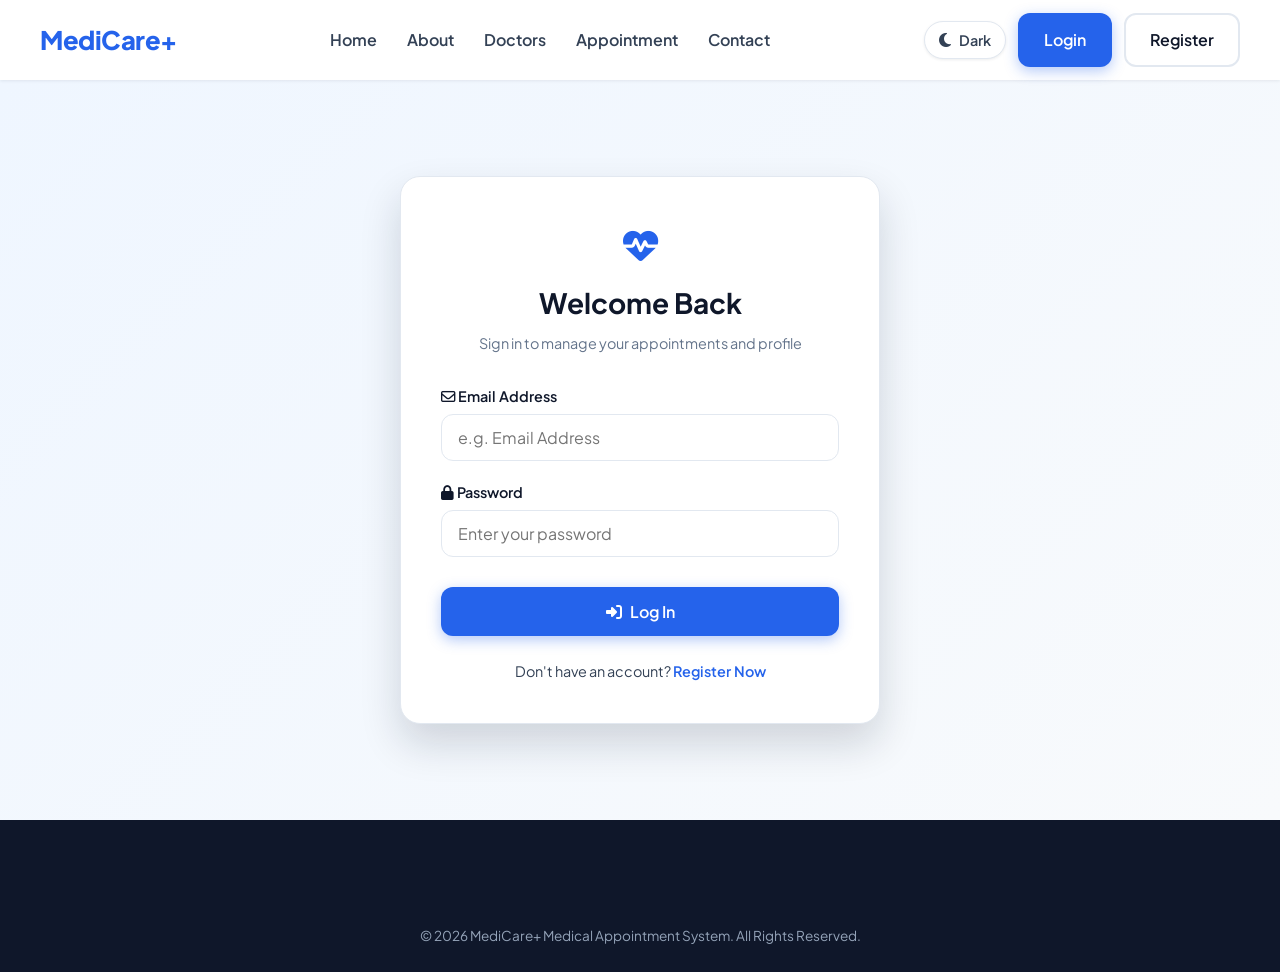
<file: admin.html>
<!DOCTYPE html>
<html lang="en">
<head>
    <meta charset="UTF-8">
    <meta name="viewport" content="width=device-width, initial-scale=1.0">
    <meta name="description" content="MediCare+ Admin Dashboard - System management for doctors, patients, appointments, and departments.">
    <title>Admin Panel | MediCare+ Medical System</title>

    <!-- Google Fonts -->
    <link rel="preconnect" href="https://fonts.googleapis.com">
    <link rel="preconnect" href="https://fonts.gstatic.com" crossorigin>
    <link href="https://fonts.googleapis.com/css2?family=Plus+Jakarta+Sans:wght@300;400;500;600;700;800&display=swap" rel="stylesheet">
    
    <!-- Font Awesome Icons -->
    <link rel="stylesheet" href="https://cdnjs.cloudflare.com/ajax/libs/font-awesome/6.4.0/css/all.min.css">
    
    <!-- Custom CSS -->
    <link rel="stylesheet" href="css/style.css">
    <link rel="stylesheet" href="css/responsive.css">
    <link rel="stylesheet" href="css/dashboard.css">

    <style>
        .admin-nav-btn {
            display: flex;
            align-items: center;
            gap: 12px;
            padding: 12px 16px;
            border-radius: var(--radius-md);
            color: var(--text-main);
            font-size: 0.9rem;
            font-weight: 600;
            background: none;
            border: none;
            cursor: pointer;
            text-align: left;
            width: 100%;
            transition: var(--transition);
        }

        .admin-nav-btn:hover {
            background: var(--light-bg);
            color: var(--primary-color);
        }

        .admin-nav-btn.active {
            background: var(--dark-color);
            color: var(--white);
        }
    </style>
</head>
<body>

    <!-- Header & Navbar -->
    <header id="navbar">
      <nav class="navbar" aria-label="Main Navigation">
        <div class="logo">
          <a href="index.html">MediCare+ Admin Panel</a>
        </div>
        <div class="nav-actions">
          <div id="userMenuDropdown" class="user-dropdown-container">
            <button id="userBadgeBtn" class="user-badge-btn">
                <i class="fa-solid fa-user-shield" style="font-size: 1.2rem; color: var(--danger-color);"></i>
                <span id="navUserName">System Admin</span>
                <span id="navUserRole" class="role-badge badge-admin">ADMIN</span>
                <i class="fa-solid fa-chevron-down" style="font-size: 0.75rem;"></i>
            </button>
            <div id="dropdownMenu" class="dropdown-menu">
                <a href="index.html"><i class="fa-solid fa-globe"></i> Visit Homepage</a>
                <a href="#" id="logoutBtn"><i class="fa-solid fa-right-from-bracket"></i> Logout</a>
            </div>
          </div>
        </div>
        <button id="mobileToggle" class="mobile-toggle" aria-label="Toggle Navigation Menu">
          <i class="fa-solid fa-bars"></i>
        </button>
      </nav>
    </header>

    <main class="dashboard-wrapper">
        <div class="container dashboard-layout">

            <!-- Admin Sidebar Navigation -->
            <aside class="dashboard-sidebar">
                <div class="user-profile-summary">
                    <div class="user-avatar" style="background: #fef2f2; color: var(--danger-color);"><i class="fa-solid fa-user-shield"></i></div>
                    <h3 style="font-size: 1.1rem; color: var(--dark-color);">System Admin</h3>
                    <p style="font-size: 0.8rem; color: var(--text-muted); margin-bottom: 8px;">admin@medicare.com</p>
                    <span class="role-badge badge-admin">SUPER ADMIN</span>
                </div>

                <div style="font-size: 0.75rem; font-weight: 700; color: var(--text-muted); text-transform: uppercase; margin-bottom: 10px;">
                    Control Modules
                </div>

                <nav class="dashboard-nav">
                    <button class="admin-nav-btn active" data-tab="overview">
                        <i class="fa-solid fa-chart-line"></i> Dashboard Metrics
                    </button>
                    <button class="admin-nav-btn" data-tab="doctors">
                        <i class="fa-solid fa-user-doctor"></i> Manage Doctors
                    </button>
                    <button class="admin-nav-btn" data-tab="patients">
                        <i class="fa-solid fa-users"></i> View Patients
                    </button>
                    <button class="admin-nav-btn" data-tab="appointments">
                        <i class="fa-solid fa-calendar-check"></i> Appointments
                    </button>
                    <button class="admin-nav-btn" data-tab="departments">
                        <i class="fa-solid fa-hospital"></i> Departments
                    </button>
                    <button class="admin-nav-btn" data-tab="messages">
                        <i class="fa-solid fa-envelope"></i> Contact Messages
                    </button>
                </nav>
            </aside>

            <!-- Admin Main Workspace -->
            <section class="dashboard-main">

                <!-- Module 1: Dashboard Overview -->
                <div id="admin-tab-overview" class="admin-tab-content">
                    <div class="stats-cards-grid">
                        <div class="dash-stat-card stat-total">
                            <div class="stat-icon-wrapper"><i class="fa-solid fa-users"></i></div>
                            <div class="stat-info">
                                <h4 id="admTotalPatients">0</h4>
                                <p>Total Patients</p>
                            </div>
                        </div>
                        <div class="dash-stat-card stat-upcoming">
                            <div class="stat-icon-wrapper"><i class="fa-solid fa-user-doctor"></i></div>
                            <div class="stat-info">
                                <h4 id="admTotalDoctors">0</h4>
                                <p>Active Doctors</p>
                            </div>
                        </div>
                        <div class="dash-stat-card stat-completed">
                            <div class="stat-icon-wrapper"><i class="fa-solid fa-calendar-check"></i></div>
                            <div class="stat-info">
                                <h4 id="admTotalAppointments">0</h4>
                                <p>Total Appointments</p>
                            </div>
                        </div>
                        <div class="dash-stat-card stat-cancelled">
                            <div class="stat-icon-wrapper" style="background: #ecfdf5; color: var(--success-color);"><i class="fa-solid fa-money-bill-wave"></i></div>
                            <div class="stat-info">
                                <h4 id="admTotalRevenue">Rs. 0</h4>
                                <p>Revenue (Fees)</p>
                            </div>
                        </div>
                    </div>
                </div>

                <!-- Module 2: Manage Doctors -->
                <div id="admin-tab-doctors" class="admin-tab-content hidden">
                    <div class="table-card">
                        <div class="table-header">
                            <h3 style="font-size: 1.15rem; color: var(--dark-color);"><i class="fa-solid fa-user-doctor" style="color: var(--primary-color);"></i> Doctor Directory</h3>
                            <button class="btn btn-primary btn-sm" onclick="openAddDoctorModal()"><i class="fa-solid fa-user-plus"></i> Add New Doctor</button>
                        </div>
                        <div style="overflow-x: auto;">
                            <table class="custom-table">
                                <thead>
                                    <tr>
                                        <th>ID</th>
                                        <th>Doctor Name</th>
                                        <th>Department</th>
                                        <th>Experience</th>
                                        <th>Fee</th>
                                        <th>Rating</th>
                                        <th>Actions</th>
                                    </tr>
                                </thead>
                                <tbody id="adminDoctorsTableBody"></tbody>
                            </table>
                        </div>
                    </div>
                </div>

                <!-- Module 3: View Patients -->
                <div id="admin-tab-patients" class="admin-tab-content hidden">
                    <div class="table-card">
                        <div class="table-header">
                            <h3 style="font-size: 1.15rem; color: var(--dark-color);"><i class="fa-solid fa-users" style="color: var(--primary-color);"></i> Registered Patients</h3>
                        </div>
                        <div style="overflow-x: auto;">
                            <table class="custom-table">
                                <thead>
                                    <tr>
                                        <th>ID</th>
                                        <th>Patient Name</th>
                                        <th>Email</th>
                                        <th>Phone</th>
                                        <th>CNIC</th>
                                        <th>Registered Date</th>
                                    </tr>
                                </thead>
                                <tbody id="adminPatientsTableBody"></tbody>
                            </table>
                        </div>
                    </div>
                </div>

                <!-- Module 4: Appointments Override -->
                <div id="admin-tab-appointments" class="admin-tab-content hidden">
                    <div class="table-card">
                        <div class="table-header">
                            <h3 style="font-size: 1.15rem; color: var(--dark-color);"><i class="fa-solid fa-calendar-check" style="color: var(--primary-color);"></i> All System Appointments</h3>
                        </div>
                        <div style="overflow-x: auto;">
                            <table class="custom-table">
                                <thead>
                                    <tr>
                                        <th>APT ID</th>
                                        <th>Patient</th>
                                        <th>Doctor</th>
                                        <th>Department</th>
                                        <th>Date & Time</th>
                                        <th>Current Status</th>
                                        <th>Status Override</th>
                                    </tr>
                                </thead>
                                <tbody id="adminAppointmentsTableBody"></tbody>
                            </table>
                        </div>
                    </div>
                </div>

                <!-- Module 5: Departments -->
                <div id="admin-tab-departments" class="admin-tab-content hidden">
                    <div class="table-card">
                        <div class="table-header">
                            <h3 style="font-size: 1.15rem; color: var(--dark-color);"><i class="fa-solid fa-hospital" style="color: var(--primary-color);"></i> Hospital Departments</h3>
                            <button class="btn btn-primary btn-sm" onclick="openAddDepartmentModal()"><i class="fa-solid fa-plus"></i> Add Department</button>
                        </div>
                        <div style="overflow-x: auto;">
                            <table class="custom-table">
                                <thead>
                                    <tr>
                                        <th>ID</th>
                                        <th>Department</th>
                                        <th>Description</th>
                                        <th>Specialists Count</th>
                                        <th>Actions</th>
                                    </tr>
                                </thead>
                                <tbody id="adminDepartmentsTableBody"></tbody>
                            </table>
                        </div>
                    </div>
                </div>

                <!-- Module 6: Contact Form Inquiries -->
                <div id="admin-tab-messages" class="admin-tab-content hidden">
                    <div class="table-card">
                        <div class="table-header">
                            <h3 style="font-size: 1.15rem; color: var(--dark-color);"><i class="fa-solid fa-envelope" style="color: var(--primary-color);"></i> Visitor Contact Messages</h3>
                        </div>
                        <div style="overflow-x: auto;">
                            <table class="custom-table">
                                <thead>
                                    <tr>
                                        <th>Date</th>
                                        <th>Sender Name</th>
                                        <th>Email</th>
                                        <th>Subject</th>
                                        <th>Message</th>
                                    </tr>
                                </thead>
                                <tbody id="adminMessagesTableBody"></tbody>
                            </table>
                        </div>
                    </div>
                </div>

            </section>
        </div>
    </main>

    <!-- Doctor Add/Edit Modal -->
    <div id="doctorModal" class="modal-backdrop">
        <div class="modal-card" style="max-width: 600px;">
            <div class="modal-header">
                <h3 id="docModalTitle">Add New Doctor</h3>
                <button class="modal-close" onclick="closeModal('doctorModal')">&times;</button>
            </div>
            <div class="modal-body">
                <input type="hidden" id="docId">
                <div style="display: grid; grid-template-columns: 1fr 1fr; gap: 16px;">
                    <div class="form-group">
                        <label>Doctor Full Name</label>
                        <input type="text" id="docName" class="form-control" placeholder="Dr. Jane Doe" required>
                    </div>
                    <div class="form-group">
                        <label>Department</label>
                        <select id="docDepartment" class="form-control" required></select>
                    </div>
                </div>

                <div style="display: grid; grid-template-columns: 1fr 1fr 1fr; gap: 16px;">
                    <div class="form-group">
                        <label>Degree / Qualification</label>
                        <input type="text" id="docDegree" class="form-control" placeholder="MD, FACC" required>
                    </div>
                    <div class="form-group">
                        <label>Experience (Yrs)</label>
                        <input type="number" id="docExperience" class="form-control" value="5" min="0" required>
                    </div>
                    <div class="form-group">
                        <label>Fee (Rs)</label>
                        <input type="number" id="docFee" class="form-control" value="1500" required>
                    </div>
                </div>

                <div class="form-group">
                    <label>Image URL</label>
                    <input type="url" id="docImage" class="form-control" placeholder="https://images.unsplash.com/...">
                </div>

                <div class="form-group">
                    <label>Doctor Overview / Bio</label>
                    <textarea id="docBio" class="form-control" rows="3" placeholder="Brief biography..."></textarea>
                </div>
            </div>
            <div class="modal-footer">
                <button class="btn btn-outline" onclick="closeModal('doctorModal')">Cancel</button>
                <button class="btn btn-primary" onclick="saveDoctorFromModal()">Save Doctor</button>
            </div>
        </div>
    </div>

    <!-- Department Add Modal -->
    <div id="deptModal" class="modal-backdrop">
        <div class="modal-card">
            <div class="modal-header">
                <h3>Add Department</h3>
                <button class="modal-close" onclick="closeModal('deptModal')">&times;</button>
            </div>
            <div class="modal-body">
                <div class="form-group">
                    <label>Department Name</label>
                    <input type="text" id="deptName" class="form-control" placeholder="e.g. Ophthalmology" required>
                </div>
                <div class="form-group">
                    <label>FontAwesome Icon Class</label>
                    <input type="text" id="deptIcon" class="form-control" value="fa-heart-pulse">
                </div>
                <div class="form-group">
                    <label>Description</label>
                    <textarea id="deptDesc" class="form-control" rows="2" placeholder="Brief department description..."></textarea>
                </div>
            </div>
            <div class="modal-footer">
                <button class="btn btn-outline" onclick="closeModal('deptModal')">Cancel</button>
                <button class="btn btn-primary" onclick="saveDepartmentFromModal()">Save Department</button>
            </div>
        </div>
    </div>

    <!-- Footer -->
    <footer class="site-footer">
        <div class="container footer-bottom" style="text-align: center;">
            <p>&copy; 2026 MediCare+ Medical Appointment System. All Rights Reserved.</p>
        </div>
    </footer>

    <!-- Scripts -->
    <script src="js/storage.js"></script>
    <script src="js/validation.js"></script>
    <script src="js/app.js"></script>
    <script src="js/auth.js"></script>
    <script src="js/admin.js"></script>

    <!-- Mobile Bottom Navigation Bar (Admin users) -->
    <nav class="mobile-bottom-nav" aria-label="Mobile Navigation">
        <div class="mbn-inner">
            <a href="index.html" class="mbn-tab"><i class="fa-solid fa-house"></i><span>Home</span></a>
            <a href="doctors.html" class="mbn-tab"><i class="fa-solid fa-user-doctor"></i><span>Doctors</span></a>
            <a href="admin.html" class="mbn-tab mbn-book active"><i class="fa-solid fa-shield-halved"></i><span>Admin</span></a>
            <a href="appointment.html" class="mbn-tab"><i class="fa-solid fa-calendar"></i><span>Appts</span></a>
            <a href="contact.html" class="mbn-tab"><i class="fa-solid fa-envelope"></i><span>Contact</span></a>
        </div>
    </nav>
</body>
</html>
</file>
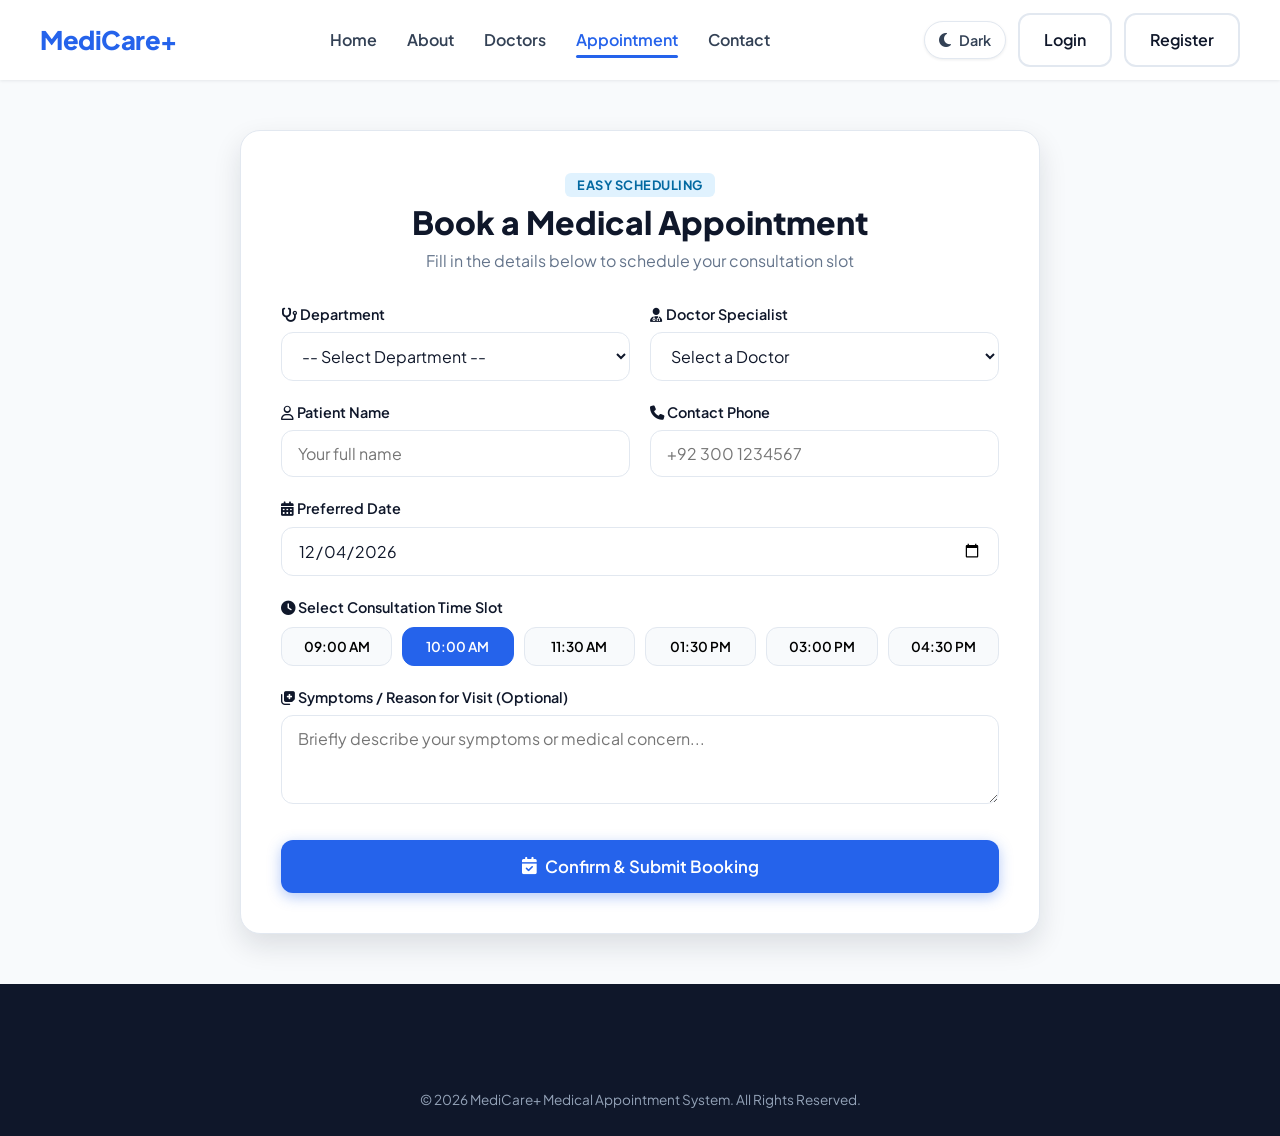
<file: appointment.html>
<!DOCTYPE html>
<html lang="en">
<head>
    <meta charset="UTF-8">
    <meta name="viewport" content="width=device-width, initial-scale=1.0">
    <meta name="description" content="Book a doctor appointment online at MediCare+. Fast, convenient online scheduling with top medical specialists.">
    <title>Book Appointment | MediCare+ Medical System</title>

    <!-- Google Fonts -->
    <link rel="preconnect" href="https://fonts.googleapis.com">
    <link rel="preconnect" href="https://fonts.gstatic.com" crossorigin>
    <link href="https://fonts.googleapis.com/css2?family=Plus+Jakarta+Sans:wght@300;400;500;600;700;800&display=swap" rel="stylesheet">
    
    <!-- Font Awesome Icons -->
    <link rel="stylesheet" href="https://cdnjs.cloudflare.com/ajax/libs/font-awesome/6.4.0/css/all.min.css">
    
    <!-- Custom CSS -->
    <link rel="stylesheet" href="css/style.css">
    <link rel="stylesheet" href="css/responsive.css">

    <style>
        .appointment-wrapper {
            padding: 50px 0;
            background: var(--light-bg);
        }

        .booking-card {
            background: var(--white);
            border-radius: var(--radius-lg);
            box-shadow: var(--shadow-lg);
            border: 1px solid var(--border-color);
            padding: 40px;
            max-width: 800px;
            margin: 0 auto;
        }

        .slot-grid {
            display: grid;
            grid-template-columns: repeat(auto-fill, minmax(110px, 1fr));
            gap: 10px;
            margin-top: 8px;
        }

        .slot-pill {
            padding: 10px;
            text-align: center;
            border: 1px solid var(--border-color);
            border-radius: var(--radius-md);
            background: var(--light-bg);
            cursor: pointer;
            font-size: 0.85rem;
            font-weight: 600;
            transition: var(--transition);
        }

        .slot-pill:hover {
            border-color: var(--primary-color);
            background: var(--primary-light);
            color: var(--primary-color);
        }

        .slot-pill.active {
            background: var(--primary-color);
            border-color: var(--primary-color);
            color: var(--white);
        }
    </style>
</head>
<body>

    <!-- Header & Navbar -->
    <header id="navbar">
      <nav class="navbar" aria-label="Main Navigation">
        <div class="logo">
          <a href="index.html">MediCare+</a>
        </div>
        <ul class="nav-links" role="list">
          <li><a href="index.html">Home</a></li>
          <li><a href="about.html">About</a></li>
          <li><a href="doctors.html">Doctors</a></li>
          <li><a href="appointment.html" class="active">Appointment</a></li>
          <li><a href="contact.html">Contact</a></li>
        </ul>
        <div class="nav-actions">
          <a href="login.html" class="btn btn-outline" id="loginBtn">Login</a>
          <a href="register.html" class="btn btn-outline" id="registerBtn">Register</a>
          <div id="userMenuDropdown" class="user-dropdown-container hidden">
            <button id="userBadgeBtn" class="user-badge-btn">
                <i class="fa-solid fa-circle-user" style="font-size: 1.2rem; color: var(--primary-color);"></i>
                <span id="navUserName">User</span>
                <span id="navUserRole" class="role-badge">PATIENT</span>
                <i class="fa-solid fa-chevron-down" style="font-size: 0.75rem;"></i>
            </button>
            <div id="dropdownMenu" class="dropdown-menu">
                <a href="dashboard.html" id="dashboardNavLink"><i class="fa-solid fa-gauge"></i> My Dashboard</a>
                <a href="#" id="logoutBtn"><i class="fa-solid fa-right-from-bracket"></i> Logout</a>
            </div>
          </div>
        </div>
        <button id="mobileToggle" class="mobile-toggle" aria-label="Toggle Navigation Menu">
          <i class="fa-solid fa-bars"></i>
        </button>
      </nav>
    </header>

    <main class="appointment-wrapper">
        <div class="container">
            <div class="booking-card">
                <div style="text-align: center; margin-bottom: 30px;">
                    <span class="role-badge badge-patient" style="font-size: 0.8rem; padding: 4px 12px; margin-bottom: 8px;">Easy Scheduling</span>
                    <h1 style="font-size: 2rem; color: var(--dark-color); font-weight: 800;">Book a Medical Appointment</h1>
                    <p style="color: var(--text-muted);">Fill in the details below to schedule your consultation slot</p>
                </div>

                <form id="appointmentForm" novalidate>
                    <div class="form-grid-2">
                        <div class="form-group">
                            <label for="aptDepartment"><i class="fa-solid fa-stethoscope"></i> Department</label>
                            <select id="aptDepartment" class="form-control" required data-label="Department">
                                <option value="">Loading Departments...</option>
                            </select>
                        </div>

                        <div class="form-group">
                            <label for="aptDoctor"><i class="fa-solid fa-user-doctor"></i> Doctor Specialist</label>
                            <select id="aptDoctor" class="form-control" required data-label="Doctor">
                                <option value="">-- Select Doctor --</option>
                            </select>
                        </div>
                    </div>

                    <div class="form-grid-2">
                        <div class="form-group">
                            <label for="patientName"><i class="fa-regular fa-user"></i> Patient Name</label>
                            <input type="text" id="patientName" class="form-control" placeholder="Your full name" required data-label="Patient Name">
                        </div>

                        <div class="form-group">
                            <label for="patientPhone"><i class="fa-solid fa-phone"></i> Contact Phone</label>
                            <input type="tel" id="patientPhone" class="form-control" placeholder="+92 300 1234567" required data-label="Phone Number">
                        </div>
                    </div>

                    <div class="form-group">
                        <label for="aptDate"><i class="fa-solid fa-calendar-days"></i> Preferred Date</label>
                        <input type="date" id="aptDate" class="form-control" required data-label="Appointment Date">
                    </div>

                    <div class="form-group">
                        <label><i class="fa-solid fa-clock"></i> Select Consultation Time Slot</label>
                        <div class="slot-grid">
                            <button type="button" class="slot-pill" data-time="09:00 AM">09:00 AM</button>
                            <button type="button" class="slot-pill active" data-time="10:00 AM">10:00 AM</button>
                            <button type="button" class="slot-pill" data-time="11:30 AM">11:30 AM</button>
                            <button type="button" class="slot-pill" data-time="01:30 PM">01:30 PM</button>
                            <button type="button" class="slot-pill" data-time="03:00 PM">03:00 PM</button>
                            <button type="button" class="slot-pill" data-time="04:30 PM">04:30 PM</button>
                        </div>
                    </div>

                    <div class="form-group">
                        <label for="aptNotes"><i class="fa-solid fa-notes-medical"></i> Symptoms / Reason for Visit (Optional)</label>
                        <textarea id="aptNotes" class="form-control" rows="3" placeholder="Briefly describe your symptoms or medical concern..."></textarea>
                    </div>

                    <button type="submit" class="btn btn-primary btn-lg" style="width: 100%; margin-top: 10px;">
                        <i class="fa-solid fa-calendar-check"></i> Confirm & Submit Booking
                    </button>
                </form>
            </div>
        </div>
    </main>

    <!-- Confirmation Modal -->
    <div id="confirmationModal" class="modal-backdrop">
        <div class="modal-card">
            <div class="modal-header">
                <h3>Booking Confirmation</h3>
                <button class="modal-close" onclick="closeModal('confirmationModal')">&times;</button>
            </div>
            <div class="modal-body" id="confirmationModalBody">
                <!-- Injected via JS -->
            </div>
            <div class="modal-footer">
                <a href="dashboard.html" class="btn btn-primary">Go to My Dashboard</a>
                <button type="button" class="btn btn-outline" onclick="closeModal('confirmationModal'); location.reload();">Book Another</button>
            </div>
        </div>
    </div>

    <!-- Footer -->
    <footer class="site-footer">
        <div class="container footer-bottom" style="text-align: center;">
            <p>&copy; 2026 MediCare+ Medical Appointment System. All Rights Reserved.</p>
        </div>
    </footer>

    <!-- Scripts -->
    <script src="js/storage.js"></script>
    <script src="js/validation.js"></script>
    <script src="js/app.js"></script>
    <script src="js/auth.js"></script>
    <script src="js/appointment.js"></script>

    <!-- Mobile Bottom Navigation Bar -->
    <nav class="mobile-bottom-nav" aria-label="Mobile Navigation">
        <div class="mbn-inner">
            <a href="index.html" class="mbn-tab" id="mbn-home"><i class="fa-solid fa-house"></i><span>Home</span></a>
            <a href="about.html" class="mbn-tab" id="mbn-about"><i class="fa-solid fa-circle-info"></i><span>About</span></a>
            <a href="appointment.html" class="mbn-tab mbn-book" id="mbn-book"><i class="fa-solid fa-calendar-plus"></i><span>Book</span></a>
            <a href="doctors.html" class="mbn-tab" id="mbn-doctors"><i class="fa-solid fa-user-doctor"></i><span>Doctors</span></a>
            <a href="contact.html" class="mbn-tab" id="mbn-contact"><i class="fa-solid fa-envelope"></i><span>Contact</span></a>
        </div>
    </nav>
    <script>(function(){const p=location.pathname.split('/').pop()||'index.html';const m={'index.html':'mbn-home','about.html':'mbn-about','appointment.html':'mbn-book','doctors.html':'mbn-doctors','contact.html':'mbn-contact'};const id=m[p];if(id){const el=document.getElementById(id);if(el)el.classList.add('active');}})();</script>
</body>
</html>
</file>
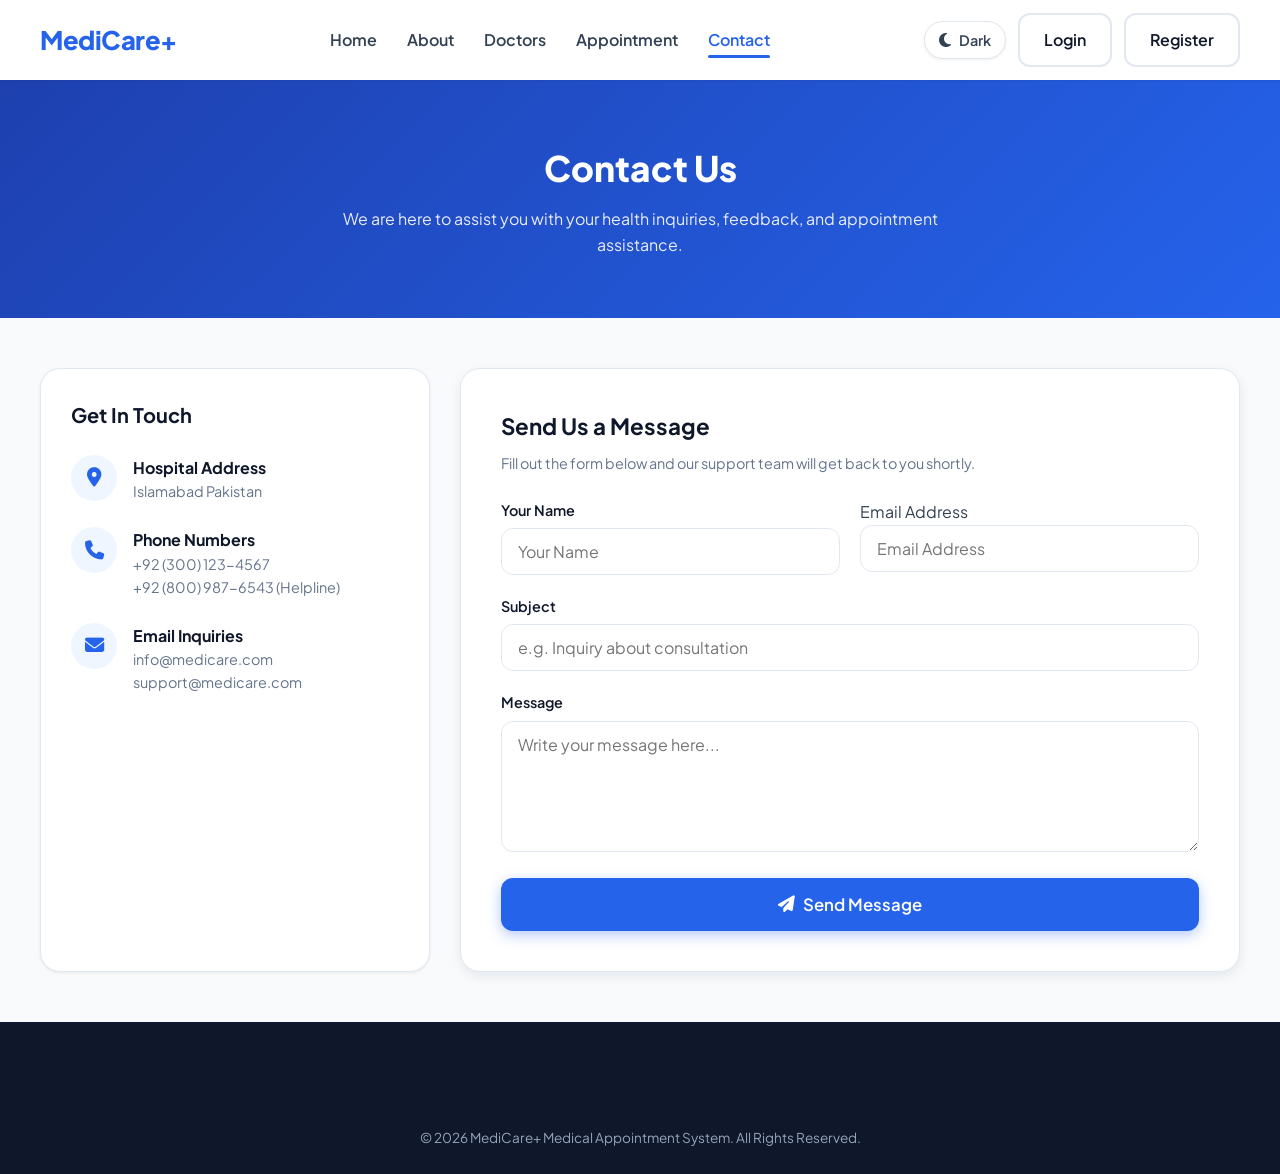
<file: contact.html>
<!DOCTYPE html>
<html lang="en">
<head>
    <meta charset="UTF-8">
    <meta name="viewport" content="width=device-width, initial-scale=1.0">
    <meta name="description" content="Contact MediCare+ - Get in touch with our medical team, send inquiries, or locate our healthcare centers.">
    <title>Contact Us | MediCare+ Medical System</title>

    <!-- Google Fonts -->
    <link rel="preconnect" href="https://fonts.googleapis.com">
    <link rel="preconnect" href="https://fonts.gstatic.com" crossorigin>
    <link href="https://fonts.googleapis.com/css2?family=Plus+Jakarta+Sans:wght@300;400;500;600;700;800&display=swap" rel="stylesheet">
    
    <!-- Font Awesome Icons -->
    <link rel="stylesheet" href="https://cdnjs.cloudflare.com/ajax/libs/font-awesome/6.4.0/css/all.min.css">
    
    <!-- Custom CSS -->
    <link rel="stylesheet" href="css/style.css">
    <link rel="stylesheet" href="css/responsive.css">

    <style>
        .contact-header {
            background: linear-gradient(135deg, #1e40af 0%, #2563eb 100%);
            color: var(--white);
            padding: 60px 0;
            text-align: center;
        }

        .contact-grid {
            display: grid;
            grid-template-columns: 1fr 2fr;
            gap: 30px;
            margin: 50px 0;
        }

        @media (max-width: 768px) {
            .contact-grid {
                grid-template-columns: 1fr;
            }
        }

        .info-card {
            background: var(--white);
            border-radius: var(--radius-lg);
            border: 1px solid var(--border-color);
            padding: 30px;
            box-shadow: var(--shadow-sm);
        }

        .info-item {
            display: flex;
            align-items: flex-start;
            gap: 16px;
            margin-bottom: 24px;
        }

        .info-icon {
            width: 46px;
            height: 46px;
            border-radius: 50%;
            background: var(--primary-light);
            color: var(--primary-color);
            display: flex;
            align-items: center;
            justify-content: center;
            font-size: 1.2rem;
            flex-shrink: 0;
        }

        .form-card {
            background: var(--white);
            border-radius: var(--radius-lg);
            border: 1px solid var(--border-color);
            padding: 40px;
            box-shadow: var(--shadow-md);
        }
    </style>
</head>
<body>

    <!-- Header & Navbar -->
    <header id="navbar">
      <nav class="navbar" aria-label="Main Navigation">
        <div class="logo">
          <a href="index.html">MediCare+</a>
        </div>
        <ul class="nav-links" role="list">
          <li><a href="index.html">Home</a></li>
          <li><a href="about.html">About</a></li>
          <li><a href="doctors.html">Doctors</a></li>
          <li><a href="appointment.html">Appointment</a></li>
          <li><a href="contact.html" class="active">Contact</a></li>
        </ul>
        <div class="nav-actions">
          <a href="login.html" class="btn btn-outline" id="loginBtn">Login</a>
          <a href="register.html" class="btn btn-outline" id="registerBtn">Register</a>
          <div id="userMenuDropdown" class="user-dropdown-container hidden">
            <button id="userBadgeBtn" class="user-badge-btn">
                <i class="fa-solid fa-circle-user" style="font-size: 1.2rem; color: var(--primary-color);"></i>
                <span id="navUserName">User</span>
                <span id="navUserRole" class="role-badge">PATIENT</span>
                <i class="fa-solid fa-chevron-down" style="font-size: 0.75rem;"></i>
            </button>
            <div id="dropdownMenu" class="dropdown-menu">
                <a href="dashboard.html" id="dashboardNavLink"><i class="fa-solid fa-gauge"></i> My Dashboard</a>
                <a href="#" id="logoutBtn"><i class="fa-solid fa-right-from-bracket"></i> Logout</a>
            </div>
          </div>
        </div>
        <button id="mobileToggle" class="mobile-toggle" aria-label="Toggle Navigation Menu">
          <i class="fa-solid fa-bars"></i>
        </button>
      </nav>
    </header>

    <main>
        <section class="contact-header">
            <div class="container">
                <h1 style="font-size: 2.2rem; font-weight: 800; margin-bottom: 10px;">Contact Us</h1>
                <p style="opacity: 0.9; max-width: 600px; margin: 0 auto;">
                    We are here to assist you with your health inquiries, feedback, and appointment assistance.
                </p>
            </div>
        </section>

        <section class="container">
            <div class="contact-grid">

                <div class="info-card">
                    <h3 style="font-size: 1.25rem; color: var(--dark-color); margin-bottom: 24px;">Get In Touch</h3>
                    
                    <div class="info-item">
                        <div class="info-icon"><i class="fa-solid fa-location-dot"></i></div>
                        <div>
                            <strong style="color: var(--dark-color); display: block;">Hospital Address</strong>
                            <p style="color: var(--text-muted); font-size: 0.9rem;">Islamabad Pakistan</p>
                        </div>
                    </div>

                    <div class="info-item">
                        <div class="info-icon"><i class="fa-solid fa-phone"></i></div>
                        <div>
                            <strong style="color: var(--dark-color); display: block;">Phone Numbers</strong>
                            <p style="color: var(--text-muted); font-size: 0.9rem;">+92 (300) 123-4567<br>+92 (800) 987-6543 (Helpline)</p>
                        </div>
                    </div>

                    <div class="info-item">
                        <div class="info-icon"><i class="fa-solid fa-envelope"></i></div>
                        <div>
                            <strong style="color: var(--dark-color); display: block;">Email Inquiries</strong>
                            <p style="color: var(--text-muted); font-size: 0.9rem;">info@medicare.com<br>support@medicare.com</p>
                        </div>
                    </div>
                </div>

                <div class="form-card">
                    <h3 style="font-size: 1.4rem; color: var(--dark-color); margin-bottom: 8px;">Send Us a Message</h3>
                    <p style="color: var(--text-muted); margin-bottom: 24px; font-size: 0.9rem;">Fill out the form below and our support team will get back to you shortly.</p>

                    <form id="contactForm" novalidate>
                        <div class="form-grid-2">
                            <div class="form-group">
                                <label for="cName">Your Name</label>
                                <input type="text" id="cName" class="form-control" placeholder="Your Name" required data-label="Your Name">
                            </div>
                            <div class="form-group"
                                <label for="cEmail">Email Address</label>
                                <input type="email" id="cEmail" class="form-control" placeholder="Email Address" required data-label="Email Address">
                            </div>
                        </div>

                        <div class="form-group">
                            <label for="cSubject">Subject</label>
                            <input type="text" id="cSubject" class="form-control" placeholder="e.g. Inquiry about consultation" required data-label="Subject">
                        </div>

                        <div class="form-group">
                            <label for="cMessage">Message</label>
                            <textarea id="cMessage" class="form-control" rows="5" placeholder="Write your message here..." required data-label="Message"></textarea>
                        </div>

                        <button type="submit" class="btn btn-primary btn-lg" style="width: 100%;">
                            <i class="fa-solid fa-paper-plane"></i> Send Message
                        </button>
                    </form>
                </div>

            </div>
        </section>
    </main>

    <!-- Footer -->
    <footer class="site-footer">
        <div class="container footer-bottom" style="text-align: center;">
            <p>&copy; 2026 MediCare+ Medical Appointment System. All Rights Reserved.</p>
        </div>
    </footer>

    <!-- Scripts -->
    <script src="js/storage.js"></script>
    <script src="js/validation.js"></script>
    <script src="js/app.js"></script>
    <script src="js/auth.js"></script>
    <script>
        document.getElementById('contactForm').addEventListener('submit', (e) => {
            e.preventDefault();
            const form = e.target;
            if (!FormValidator.validateForm(form)) return;

            const name = document.getElementById('cName').value.trim();
            const email = document.getElementById('cEmail').value.trim();
            const subject = document.getElementById('cSubject').value.trim();
            const message = document.getElementById('cMessage').value.trim();

            StorageManager.saveMessage({ name, email, subject, message });

            showToast('Thank you! Your message has been sent to our admin team.', 'success');
            form.reset();
        });
    </script>

    <!-- Mobile Bottom Navigation Bar -->
    <nav class="mobile-bottom-nav" aria-label="Mobile Navigation">
        <div class="mbn-inner">
            <a href="index.html" class="mbn-tab" id="mbn-home"><i class="fa-solid fa-house"></i><span>Home</span></a>
            <a href="about.html" class="mbn-tab" id="mbn-about"><i class="fa-solid fa-circle-info"></i><span>About</span></a>
            <a href="appointment.html" class="mbn-tab mbn-book" id="mbn-book"><i class="fa-solid fa-calendar-plus"></i><span>Book</span></a>
            <a href="doctors.html" class="mbn-tab" id="mbn-doctors"><i class="fa-solid fa-user-doctor"></i><span>Doctors</span></a>
            <a href="contact.html" class="mbn-tab active" id="mbn-contact"><i class="fa-solid fa-envelope"></i><span>Contact</span></a>
        </div>
    </nav>
</body>
</html>
</file>
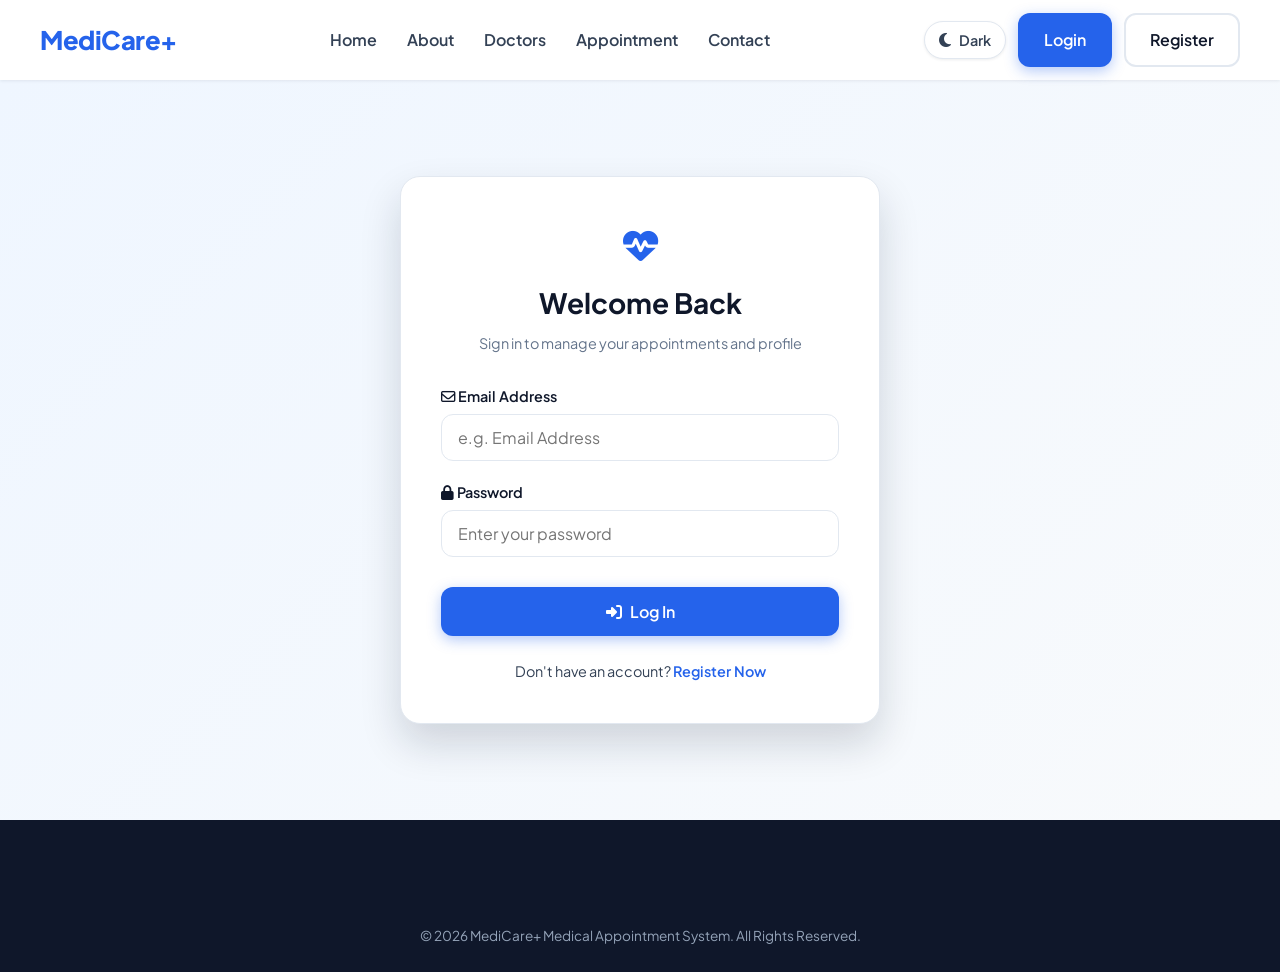
<file: dashboard.html>
<!DOCTYPE html>
<html lang="en">
<head>
    <meta charset="UTF-8">
    <meta name="viewport" content="width=device-width, initial-scale=1.0">
    <meta name="description" content="MediCare+ User Dashboard - Manage appointments, view medical history, update profile, and read notifications.">
    <title>Dashboard | MediCare+ Medical System</title>

    <!-- Google Fonts -->
    <link rel="preconnect" href="https://fonts.googleapis.com">
    <link rel="preconnect" href="https://fonts.gstatic.com" crossorigin>
    <link href="https://fonts.googleapis.com/css2?family=Plus+Jakarta+Sans:wght@300;400;500;600;700;800&display=swap" rel="stylesheet">
    
    <!-- Font Awesome Icons -->
    <link rel="stylesheet" href="https://cdnjs.cloudflare.com/ajax/libs/font-awesome/6.4.0/css/all.min.css">
    
    <!-- Custom CSS -->
    <link rel="stylesheet" href="css/style.css">
    <link rel="stylesheet" href="css/responsive.css">
    <link rel="stylesheet" href="css/dashboard.css">
</head>
<body>

    <!-- Header & Navbar -->
    <header id="navbar">
      <nav class="navbar" aria-label="Main Navigation">
        <div class="logo">
          <a href="index.html">MediCare+</a>
        </div>
        <ul class="nav-links" role="list">
          <li><a href="index.html">Home</a></li>
          <li><a href="about.html">About</a></li>
          <li><a href="doctors.html">Doctors</a></li>
          <li><a href="appointment.html">Appointment</a></li>
          <li><a href="contact.html">Contact</a></li>
        </ul>
        <div class="nav-actions">
          <a href="login.html" class="btn btn-outline" id="loginBtn">Login</a>
          <a href="register.html" class="btn btn-outline" id="registerBtn">Register</a>
          <div id="userMenuDropdown" class="user-dropdown-container hidden">
            <button id="userBadgeBtn" class="user-badge-btn">
                <i class="fa-solid fa-circle-user" style="font-size: 1.2rem; color: var(--primary-color);"></i>
                <span id="navUserName">User</span>
                <span id="navUserRole" class="role-badge">PATIENT</span>
                <i class="fa-solid fa-chevron-down" style="font-size: 0.75rem;"></i>
            </button>
            <div id="dropdownMenu" class="dropdown-menu">
                <a href="dashboard.html" id="dashboardNavLink"><i class="fa-solid fa-gauge"></i> My Dashboard</a>
                <a href="#" id="logoutBtn"><i class="fa-solid fa-right-from-bracket"></i> Logout</a>
            </div>
          </div>
        </div>
        <button id="mobileToggle" class="mobile-toggle" aria-label="Toggle Navigation Menu">
          <i class="fa-solid fa-bars"></i>
        </button>
      </nav>
    </header>

    <main class="dashboard-wrapper">
        <div class="container dashboard-layout">

            <!-- Sidebar Navigation -->
            <aside class="dashboard-sidebar">
                <div class="user-profile-summary">
                    <div class="user-avatar"><i class="fa-solid fa-user-gear"></i></div>
                    <h3 id="dashUserName" style="font-size: 1.1rem; color: var(--dark-color);">Loading...</h3>
                    <p id="dashUserEmail" style="font-size: 0.8rem; color: var(--text-muted); margin-bottom: 8px;">user@domain.com</p>
                    <span id="dashUserRoleBadge" class="role-badge badge-patient">PATIENT</span>
                </div>

                <div style="font-size: 0.75rem; font-weight: 700; color: var(--text-muted); text-transform: uppercase; margin-bottom: 10px;" id="navTitleHeading">
                    User Menu
                </div>

                <nav class="dashboard-nav">
                    <button class="dash-nav-btn active" data-tab="appointments">
                        <i class="fa-solid fa-calendar-check"></i> Appointments
                    </button>
                    <button class="dash-nav-btn hidden" id="docScheduleTabBtn" data-tab="doctor-schedule">
                        <i class="fa-solid fa-user-gear"></i> Doctor Schedule & Fee
                    </button>
                    <button class="dash-nav-btn" data-tab="notifications">
                        <i class="fa-solid fa-bell"></i> Notifications
                        <span id="notifCountBadge" class="nav-badge">0</span>
                    </button>
                    <button class="dash-nav-btn" data-tab="profile">
                        <i class="fa-solid fa-user-pen"></i> Edit Profile
                    </button>
                    <a href="appointment.html" class="dash-nav-btn" id="newAppointmentNavLink" style="color: var(--primary-color);">
                        <i class="fa-solid fa-plus-circle"></i> New Appointment
                    </a>
                </nav>
            </aside>

            <!-- Main Tab Container -->
            <section class="dashboard-main" style="min-width: 0; max-width: 100%;">

                <!-- Stats Overview Row -->
                <div class="stats-cards-grid">
                    <div class="dash-stat-card stat-total">
                        <div class="stat-icon-wrapper"><i class="fa-solid fa-calendar-days"></i></div>
                        <div class="stat-info">
                            <h4 id="statTotalCount">0</h4>
                            <p>Total Booked</p>
                        </div>
                    </div>
                    <div class="dash-stat-card stat-upcoming">
                        <div class="stat-icon-wrapper"><i class="fa-solid fa-clock"></i></div>
                        <div class="stat-info">
                            <h4 id="statUpcomingCount">0</h4>
                            <p>Upcoming</p>
                        </div>
                    </div>
                    <div class="dash-stat-card stat-completed">
                        <div class="stat-icon-wrapper"><i class="fa-solid fa-circle-check"></i></div>
                        <div class="stat-info">
                            <h4 id="statCompletedCount">0</h4>
                            <p>Completed</p>
                        </div>
                    </div>
                    <div class="dash-stat-card stat-cancelled">
                        <div class="stat-icon-wrapper"><i class="fa-solid fa-circle-xmark"></i></div>
                        <div class="stat-info">
                            <h4 id="statCancelledCount">0</h4>
                            <p>Cancelled</p>
                        </div>
                    </div>
                </div>

                <!-- Tab 1: Appointments List Table -->
                <div id="tab-appointments" class="tab-content-section">
                    <div class="table-card">
                        <div class="table-header">
                            <h3 style="font-size: 1.15rem; color: var(--dark-color);"><i class="fa-solid fa-list-check" style="color: var(--primary-color);"></i> Appointment History & Status</h3>
                            <a href="appointment.html" class="btn btn-primary btn-sm"><i class="fa-solid fa-plus"></i> Book New</a>
                        </div>
                        <div style="overflow-x: auto;">
                            <table class="custom-table">
                                <thead>
                                    <tr>
                                        <th>ID</th>
                                        <th>Doctor / Patient</th>
                                        <th>Department</th>
                                        <th>Date</th>
                                        <th>Time</th>
                                        <th>Status</th>
                                        <th>Action</th>
                                    </tr>
                                </thead>
                                <tbody id="appointmentsTableBody">
                                    <!-- Dynamic rows -->
                                </tbody>
                            </table>
                        </div>
                    </div>
                </div>

                <!-- Tab 2: Notifications -->
                <div id="tab-notifications" class="tab-content-section hidden">
                    <div class="table-card" style="padding: 24px;">
                        <h3 style="font-size: 1.15rem; color: var(--dark-color); margin-bottom: 20px;">
                            <i class="fa-solid fa-bell" style="color: var(--primary-color);"></i> Recent Notifications
                        </h3>
                        <div id="notificationsList" style="display: flex; flex-direction: column; gap: 12px;">
                            <!-- Dynamic Notifications -->
                        </div>
                    </div>
                </div>

                <!-- Tab 3: Edit Profile -->
                <div id="tab-profile" class="tab-content-section hidden">
                    <div class="table-card" style="padding: 30px;">
                        <h3 style="font-size: 1.15rem; color: var(--dark-color); margin-bottom: 20px;">
                            <i class="fa-solid fa-user-pen" style="color: var(--primary-color);"></i> Account & Personal Profile
                        </h3>
                        <form id="profileForm">
                            <div class="form-grid-2">
                                <div class="form-group">
                                    <label for="profName">Full Name</label>
                                    <input type="text" id="profName" class="form-control" required>
                                </div>
                                <div class="form-group">
                                    <label for="profEmail">Email Address (Read Only)</label>
                                    <input type="email" id="profEmail" class="form-control" readonly style="background: var(--light-bg);">
                                </div>
                            </div>

                            <div class="form-grid-2">
                                <div class="form-group">
                                    <label for="profPhone">Phone Number</label>
                                    <input type="tel" id="profPhone" class="form-control">
                                </div>
                                <div class="form-group">
                                    <label for="profCNIC">CNIC</label>
                                    <input type="text" id="profCNIC" class="form-control">
                                </div>
                            </div>

                            <div class="form-group">
                                <label for="profPassword">New Password (Leave blank to keep unchanged)</label>
                                <input type="password" id="profPassword" class="form-control" placeholder="••••••••">
                            </div>

                            <button type="submit" class="btn btn-primary" style="margin-top: 10px;">
                                <i class="fa-solid fa-floppy-disk"></i> Save Profile Changes
                            </button>
                        </form>
                    </div>
                </div>

                <!-- Tab 4: Doctor Schedule & Fee Settings (Doctor Only) -->
                <div id="tab-doctor-schedule" class="tab-content-section hidden">
                    <div class="table-card" style="padding: 30px;">
                        <h3 style="font-size: 1.15rem; color: var(--dark-color); margin-bottom: 20px;">
                            <i class="fa-solid fa-clock" style="color: var(--primary-color);"></i> Doctor Consultation Schedule & Fee Settings
                        </h3>
                        <form id="doctorScheduleForm">
                            <div class="form-grid-2">
                                <div class="form-group">
                                    <label for="docSettingFee">Consultation Fee (Rs.)</label>
                                    <input type="number" id="docSettingFee" class="form-control" min="500" step="100">
                                </div>
                                <div class="form-group">
                                    <label for="docSettingTiming">Consultation Hours / Timing</label>
                                    <input type="text" id="docSettingTiming" class="form-control" placeholder="09:00 AM - 02:00 PM">
                                </div>
                            </div>

                            <div class="form-group">
                                <label for="docSettingBio">Doctor Biography / Medical Specialization</label>
                                <textarea id="docSettingBio" class="form-control" rows="3"></textarea>
                            </div>

                            <button type="submit" class="btn btn-primary" style="margin-top: 10px;">
                                <i class="fa-solid fa-floppy-disk"></i> Update Doctor Schedule
                            </button>
                        </form>
                    </div>
                </div>

            </section>
        </div>
    </main>

    <!-- Patient Details Modal (For Doctors) -->
    <div id="patientDetailsModal" class="modal-backdrop">
        <div class="modal-card">
            <div class="modal-header">
                <h3><i class="fa-solid fa-id-card" style="color: var(--primary-color);"></i> Patient & Booking Details</h3>
                <button class="modal-close" onclick="closeModal('patientDetailsModal')">&times;</button>
            </div>
            <div class="modal-body" id="patientDetailsModalBody">
                <!-- Injected via JS -->
            </div>
            <div class="modal-footer">
                <button type="button" class="btn btn-outline" onclick="closeModal('patientDetailsModal')">Close</button>
            </div>
        </div>
    </div>

    <!-- Review Modal -->
    <div id="reviewModal" class="modal-backdrop">
        <div class="modal-card">
            <div class="modal-header">
                <h3>Submit Doctor Review</h3>
                <button class="modal-close" onclick="closeModal('reviewModal')">&times;</button>
            </div>
            <div class="modal-body">
                <input type="hidden" id="reviewDoctorId">
                <p style="margin-bottom: 12px; color: var(--text-main);">Share your consultation experience with <strong id="reviewDoctorNameText">Doctor</strong>:</p>

                <div class="form-group">
                    <label>Select Rating</label>
                    <div id="starRatingContainer" class="rating-stars">
                        <span class="star active" onclick="setRating(1)">★</span>
                        <span class="star active" onclick="setRating(2)">★</span>
                        <span class="star active" onclick="setRating(3)">★</span>
                        <span class="star active" onclick="setRating(4)">★</span>
                        <span class="star active" onclick="setRating(5)">★</span>
                    </div>
                </div>

                <div class="form-group">
                    <label for="reviewText">Your Review Comment</label>
                    <textarea id="reviewText" class="form-control" rows="4" placeholder="Write your review here..."></textarea>
                </div>
            </div>
            <div class="modal-footer">
                <button type="button" class="btn btn-outline" onclick="closeModal('reviewModal')">Cancel</button>
                <button type="button" class="btn btn-primary" onclick="submitReview()">Submit Review</button>
            </div>
        </div>
    </div>

    <!-- Footer -->
    <footer class="site-footer">
        <div class="container footer-bottom" style="text-align: center;">
            <p>&copy; 2026 MediCare+ Medical Appointment System. All Rights Reserved.</p>
        </div>
    </footer>

    <!-- Scripts -->
    <script src="js/storage.js"></script>
    <script src="js/validation.js"></script>
    <script src="js/app.js"></script>
    <script src="js/auth.js"></script>
    <script src="js/dashboard.js"></script>

    <!-- Mobile Bottom Navigation Bar (Dashboard users: Home, Book, My Dashboard, Doctors, Logout) -->
    <nav class="mobile-bottom-nav" aria-label="Mobile Navigation">
        <div class="mbn-inner">
            <a href="index.html" class="mbn-tab" id="mbn-home"><i class="fa-solid fa-house"></i><span>Home</span></a>
            <a href="doctors.html" class="mbn-tab" id="mbn-doctors"><i class="fa-solid fa-user-doctor"></i><span>Doctors</span></a>
            <a href="appointment.html" class="mbn-tab mbn-book" id="mbn-book"><i class="fa-solid fa-calendar-plus"></i><span>Book</span></a>
            <a href="dashboard.html" class="mbn-tab active" id="mbn-dash"><i class="fa-solid fa-gauge"></i><span>Dashboard</span></a>
            <a href="contact.html" class="mbn-tab" id="mbn-contact"><i class="fa-solid fa-envelope"></i><span>Contact</span></a>
        </div>
    </nav>
</body>
</html>
</file>
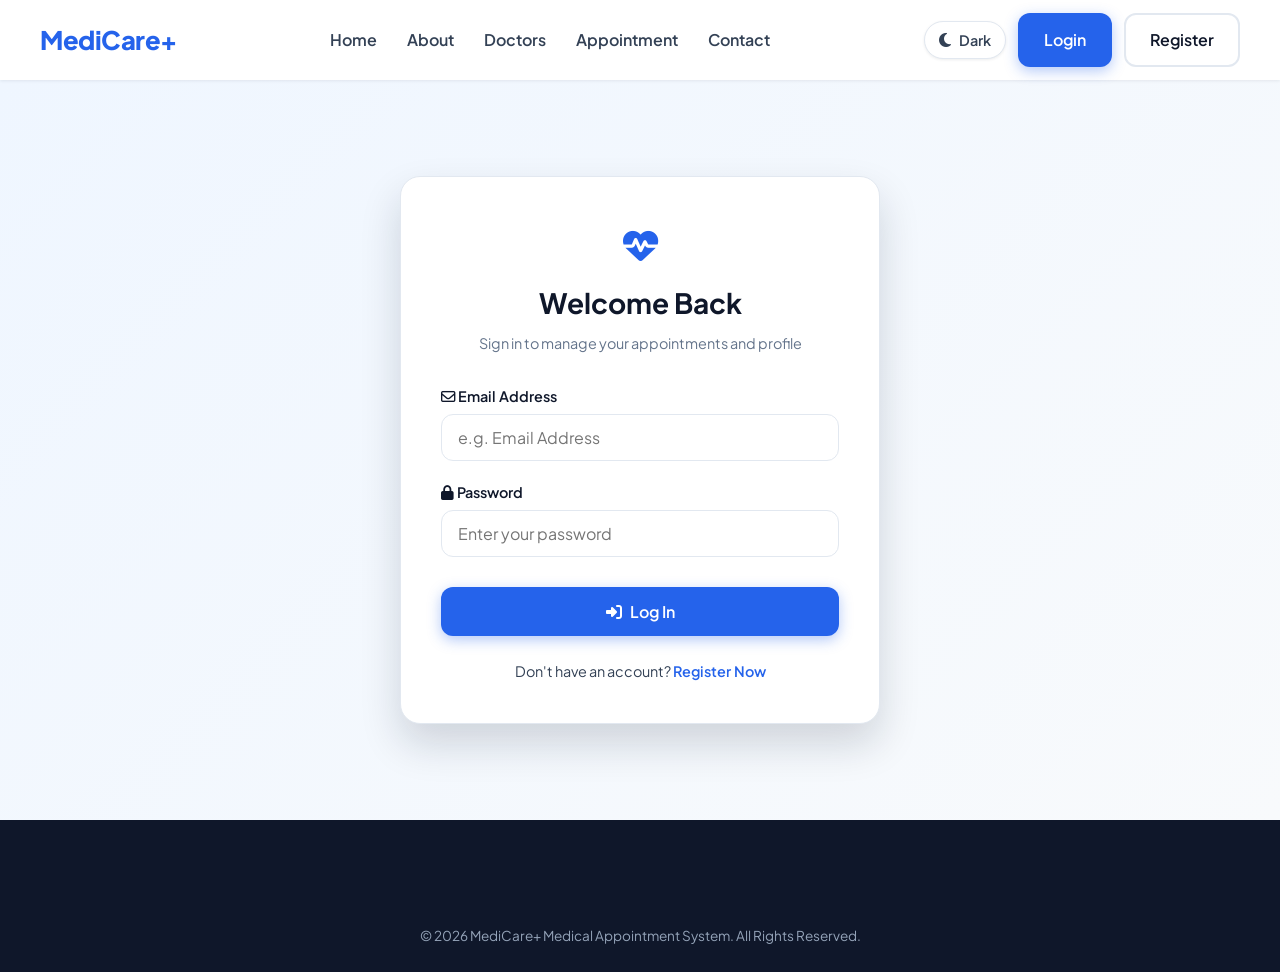
<file: login.html>
<!DOCTYPE html>
<html lang="en">
<head>
    <meta charset="UTF-8">
    <meta name="viewport" content="width=device-width, initial-scale=1.0">
    <meta name="description" content="MediCare+ Login - Access your medical account, view appointments, and manage healthcare online.">
    <title>Login | MediCare+ Medical System</title>

    <!-- Google Fonts -->
    <link rel="preconnect" href="https://fonts.googleapis.com">
    <link rel="preconnect" href="https://fonts.gstatic.com" crossorigin>
    <link href="https://fonts.googleapis.com/css2?family=Plus+Jakarta+Sans:wght@300;400;500;600;700;800&display=swap" rel="stylesheet">
    
    <!-- Font Awesome Icons -->
    <link rel="stylesheet" href="https://cdnjs.cloudflare.com/ajax/libs/font-awesome/6.4.0/css/all.min.css">
    
    <!-- Custom CSS -->
    <link rel="stylesheet" href="css/style.css">
    <link rel="stylesheet" href="css/responsive.css">

    <style>
        .auth-wrapper {
            min-height: calc(100vh - 160px);
            display: flex;
            align-items: center;
            justify-content: center;
            padding: 40px 20px;
            background: linear-gradient(135deg, #eff6ff 0%, #f8fafc 100%);
        }

        .auth-card {
            background: var(--white);
            width: 100%;
            max-width: 480px;
            border-radius: var(--radius-lg);
            box-shadow: var(--shadow-xl);
            padding: 40px;
            border: 1px solid var(--border-color);
        }

        .auth-header {
            text-align: center;
            margin-bottom: 30px;
        }

        .auth-header .logo-badge {
            font-size: 2.2rem;
            color: var(--primary-color);
            margin-bottom: 8px;
        }

        .auth-header h2 {
            font-size: 1.75rem;
            color: var(--dark-color);
            margin-bottom: 6px;
        }

        .auth-header p {
            color: var(--text-muted);
            font-size: 0.9rem;
        }
    </style>
</head>
<body>

    <!-- Header & Navbar -->
    <header id="navbar">
      <nav class="navbar" aria-label="Main Navigation">
        <div class="logo">
          <a href="index.html">MediCare+</a>
        </div>
        <ul class="nav-links" role="list">
          <li><a href="index.html">Home</a></li>
          <li><a href="about.html">About</a></li>
          <li><a href="doctors.html">Doctors</a></li>
          <li><a href="appointment.html">Appointment</a></li>
          <li><a href="contact.html">Contact</a></li>
        </ul>
        <div class="nav-actions">
          <a href="login.html" class="btn btn-primary" id="loginBtn">Login</a>
          <a href="register.html" class="btn btn-outline" id="registerBtn">Register</a>
        </div>
        <button id="mobileToggle" class="mobile-toggle" aria-label="Toggle Navigation Menu">
          <i class="fa-solid fa-bars"></i>
        </button>
      </nav>
    </header>

    <main class="auth-wrapper">
        <div class="auth-card">
            <div class="auth-header">
                <div class="logo-badge"><i class="fa-solid fa-heart-pulse"></i></div>
                <h2>Welcome Back</h2>
                <p>Sign in to manage your appointments and profile</p>
            </div>

            <form id="loginForm" novalidate>
                <div class="form-group">
                    <label for="email"><i class="fa-regular fa-envelope"></i> Email Address</label>
                    <input type="email" id="email" class="form-control" placeholder="e.g. Email Address" required data-label="Email Address">
                </div>

                <div class="form-group">
                    <label for="password"><i class="fa-solid fa-lock"></i> Password</label>
                    <input type="password" id="password" class="form-control" placeholder="Enter your password" required data-label="Password">
                </div>

                <button type="submit" class="btn btn-primary btn-block" style="width: 100%; margin-top: 10px;">
                    <i class="fa-solid fa-right-to-bracket"></i> Log In
                </button>
            </form>

            <div style="text-align: center; margin-top: 24px; font-size: 0.9rem;">
                Don't have an account? <a href="register.html" style="font-weight: 600;">Register Now</a>
            </div>
        </div>
    </main>

    <!-- Footer -->
    <footer class="site-footer">
        <div class="container footer-bottom" style="text-align: center;">
            <p>&copy; 2026 MediCare+ Medical Appointment System. All Rights Reserved.</p>
        </div>
    </footer>

    <!-- Scripts -->
    <script src="js/storage.js"></script>
    <script src="js/validation.js"></script>
    <script src="js/app.js"></script>
    <script src="js/auth.js"></script>
    <script>
        document.getElementById('loginForm').addEventListener('submit', (e) => {
            e.preventDefault();
            const form = e.target;
            if (!FormValidator.validateForm(form)) return;

            const email = document.getElementById('email').value.trim();
            const password = document.getElementById('password').value;

            const res = AuthManager.login(email, password);
            if (res.success) {
                showToast(`Welcome back, ${res.user.name}!`, 'success');
                setTimeout(() => {
                    if (res.user.role === 'admin') {
                        window.location.href = 'admin.html';
                    } else {
                        window.location.href = 'dashboard.html';
                    }
                }, 800);
            } else {
                showToast(res.message, 'error');
            }
        });
    </script>

    <!-- Mobile Bottom Navigation Bar -->
    <nav class="mobile-bottom-nav" aria-label="Mobile Navigation">
        <div class="mbn-inner">
            <a href="index.html" class="mbn-tab" id="mbn-home"><i class="fa-solid fa-house"></i><span>Home</span></a>
            <a href="about.html" class="mbn-tab" id="mbn-about"><i class="fa-solid fa-circle-info"></i><span>About</span></a>
            <a href="appointment.html" class="mbn-tab mbn-book" id="mbn-book"><i class="fa-solid fa-calendar-plus"></i><span>Book</span></a>
            <a href="doctors.html" class="mbn-tab" id="mbn-doctors"><i class="fa-solid fa-user-doctor"></i><span>Doctors</span></a>
            <a href="contact.html" class="mbn-tab" id="mbn-contact"><i class="fa-solid fa-envelope"></i><span>Contact</span></a>
        </div>
    </nav>
</body>
</html>
</file>
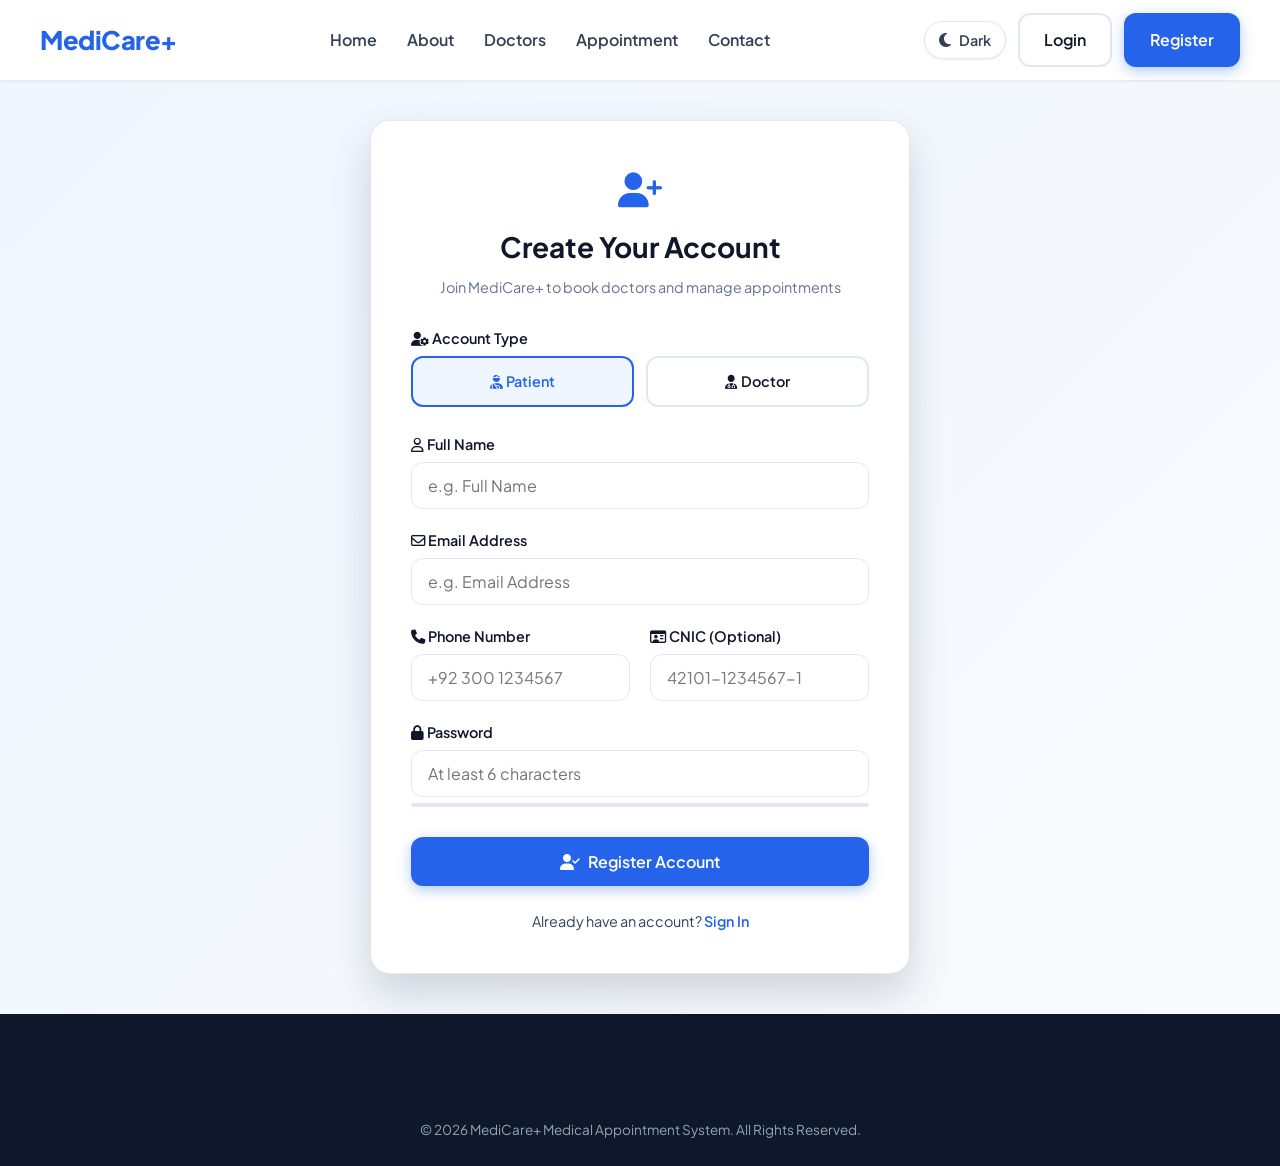
<file: register.html>
<!DOCTYPE html>
<html lang="en">
<head>
    <meta charset="UTF-8">
    <meta name="viewport" content="width=device-width, initial-scale=1.0">
    <meta name="description" content="Register for MediCare+ - Create your account to book doctor appointments, track health records, and view schedules.">
    <title>Register | MediCare+ Medical System</title>

    <!-- Google Fonts -->
    <link rel="preconnect" href="https://fonts.googleapis.com">
    <link rel="preconnect" href="https://fonts.gstatic.com" crossorigin>
    <link href="https://fonts.googleapis.com/css2?family=Plus+Jakarta+Sans:wght@300;400;500;600;700;800&display=swap" rel="stylesheet">
    
    <!-- Font Awesome Icons -->
    <link rel="stylesheet" href="https://cdnjs.cloudflare.com/ajax/libs/font-awesome/6.4.0/css/all.min.css">
    
    <!-- Custom CSS -->
    <link rel="stylesheet" href="css/style.css">
    <link rel="stylesheet" href="css/responsive.css">

    <style>
        .auth-wrapper {
            min-height: calc(100vh - 160px);
            display: flex;
            align-items: center;
            justify-content: center;
            padding: 40px 20px;
            background: linear-gradient(135deg, #eff6ff 0%, #f8fafc 100%);
        }

        .auth-card {
            background: var(--white);
            width: 100%;
            max-width: 540px;
            border-radius: var(--radius-lg);
            box-shadow: var(--shadow-xl);
            padding: 40px;
            border: 1px solid var(--border-color);
        }

        .auth-header {
            text-align: center;
            margin-bottom: 28px;
        }

        .auth-header .logo-badge {
            font-size: 2.2rem;
            color: var(--primary-color);
            margin-bottom: 8px;
        }

        .auth-header h2 {
            font-size: 1.75rem;
            color: var(--dark-color);
            margin-bottom: 6px;
        }

        .auth-header p {
            color: var(--text-muted);
            font-size: 0.9rem;
        }

        .role-selector {
            display: flex;
            gap: 12px;
            margin-bottom: 20px;
        }

        .role-option {
            flex: 1;
            padding: 12px;
            border: 2px solid var(--border-color);
            border-radius: var(--radius-md);
            text-align: center;
            cursor: pointer;
            transition: var(--transition);
            font-weight: 600;
            font-size: 0.9rem;
        }

        .role-option input {
            display: none;
        }

        .role-option:has(input:checked) {
            border-color: var(--primary-color);
            background: var(--primary-light);
            color: var(--primary-color);
        }

        .password-meter {
            height: 4px;
            background: #e2e8f0;
            border-radius: 2px;
            margin-top: 6px;
            overflow: hidden;
        }

        .password-meter-fill {
            height: 100%;
            width: 0%;
            transition: var(--transition);
        }
    </style>
</head>
<body>

    <!-- Header & Navbar -->
    <header id="navbar">
      <nav class="navbar" aria-label="Main Navigation">
        <div class="logo">
          <a href="index.html">MediCare+</a>
        </div>
        <ul class="nav-links" role="list">
          <li><a href="index.html">Home</a></li>
          <li><a href="about.html">About</a></li>
          <li><a href="doctors.html">Doctors</a></li>
          <li><a href="appointment.html">Appointment</a></li>
          <li><a href="contact.html">Contact</a></li>
        </ul>
        <div class="nav-actions">
          <a href="login.html" class="btn btn-outline" id="loginBtn">Login</a>
          <a href="register.html" class="btn btn-primary" id="registerBtn">Register</a>
        </div>
        <button id="mobileToggle" class="mobile-toggle" aria-label="Toggle Navigation Menu">
          <i class="fa-solid fa-bars"></i>
        </button>
      </nav>
    </header>

    <main class="auth-wrapper">
        <div class="auth-card">
            <div class="auth-header">
                <div class="logo-badge"><i class="fa-solid fa-user-plus"></i></div>
                <h2>Create Your Account</h2>
                <p>Join MediCare+ to book doctors and manage appointments</p>
            </div>

            <form id="registerForm" novalidate>
                <div class="form-group">
                    <label><i class="fa-solid fa-user-gear"></i> Account Type</label>
                    <div class="role-selector">
                        <label class="role-option">
                            <input type="radio" name="role" value="patient" checked>
                            <i class="fa-solid fa-user-injured"></i> Patient
                        </label>
                        <label class="role-option">
                            <input type="radio" name="role" value="doctor">
                            <i class="fa-solid fa-user-doctor"></i> Doctor
                        </label>
                    </div>
                </div>

                <div class="form-group">
                    <label for="name"><i class="fa-regular fa-user"></i> Full Name</label>
                    <input type="text" id="name" class="form-control" placeholder="e.g. Full Name" required data-label="Full Name">
                </div>

                <div class="form-group">
                    <label for="email"><i class="fa-regular fa-envelope"></i> Email Address</label>
                    <input type="email" id="email" class="form-control" placeholder="e.g. Email Address" required data-label="Email Address">
                </div>

                <div class="form-grid-2">
                    <div class="form-group">
                        <label for="phone"><i class="fa-solid fa-phone"></i> Phone Number</label>
                        <input type="tel" id="phone" class="form-control" placeholder="+92 300 1234567" required data-label="Phone Number">
                    </div>
                    <div class="form-group">
                        <label for="cnic"><i class="fa-regular fa-id-card"></i> CNIC (Optional)</label>
                        <input type="text" id="cnic" class="form-control" placeholder="42101-1234567-1">
                    </div>
                </div>

                <div class="form-group">
                    <label for="password"><i class="fa-solid fa-lock"></i> Password</label>
                    <input type="password" id="password" class="form-control" placeholder="At least 6 characters" required data-label="Password">
                    <div class="password-meter"><div id="passFill" class="password-meter-fill"></div></div>
                    <small id="passFeedback" style="font-size: 0.75rem; color: var(--text-muted);"></small>
                </div>

                <button type="submit" class="btn btn-primary btn-block" style="width: 100%; margin-top: 10px;">
                    <i class="fa-solid fa-user-check"></i> Register Account
                </button>
            </form>

            <div style="text-align: center; margin-top: 24px; font-size: 0.9rem;">
                Already have an account? <a href="login.html" style="font-weight: 600;">Sign In</a>
            </div>
        </div>
    </main>

    <!-- Footer -->
    <footer class="site-footer">
        <div class="container footer-bottom" style="text-align: center;">
            <p>&copy; 2026 MediCare+ Medical Appointment System. All Rights Reserved.</p>
        </div>
    </footer>

    <!-- Scripts -->
    <script src="js/storage.js"></script>
    <script src="js/validation.js"></script>
    <script src="js/app.js"></script>
    <script src="js/auth.js"></script>
    <script>
        const passInput = document.getElementById('password');
        const passFill = document.getElementById('passFill');
        const passFeedback = document.getElementById('passFeedback');

        passInput.addEventListener('input', () => {
            const val = passInput.value;
            const res = FormValidator.checkPasswordStrength(val);
            if (!val) {
                passFill.style.width = '0%';
                passFeedback.textContent = '';
                return;
            }
            const colors = ['#ef4444', '#f59e0b', '#10b981', '#059669'];
            const widths = ['25%', '50%', '75%', '100%'];
            passFill.style.width = widths[res.score - 1] || '100%';
            passFill.style.backgroundColor = colors[res.score - 1] || '#ef4444';
            passFeedback.textContent = `Strength: ${res.message}`;
        });

        document.getElementById('registerForm').addEventListener('submit', (e) => {
            e.preventDefault();
            const form = e.target;
            if (!FormValidator.validateForm(form)) return;

            const name = document.getElementById('name').value.trim();
            const email = document.getElementById('email').value.trim();
            const phone = document.getElementById('phone').value.trim();
            const cnic = document.getElementById('cnic').value.trim();
            const password = document.getElementById('password').value;
            const role = document.querySelector('input[name="role"]:checked').value;

            const res = AuthManager.register({ name, email, phone, cnic, password, role });
            if (res.success) {
                showToast('Account registered successfully! Redirecting...', 'success');
                setTimeout(() => {
                    if (role === 'admin') {
                        window.location.href = 'admin.html';
                    } else {
                        window.location.href = 'dashboard.html';
                    }
                }, 1000);
            } else {
                showToast(res.message, 'error');
            }
        });
    </script>

    <!-- Mobile Bottom Navigation Bar -->
    <nav class="mobile-bottom-nav" aria-label="Mobile Navigation">
        <div class="mbn-inner">
            <a href="index.html" class="mbn-tab" id="mbn-home"><i class="fa-solid fa-house"></i><span>Home</span></a>
            <a href="about.html" class="mbn-tab" id="mbn-about"><i class="fa-solid fa-circle-info"></i><span>About</span></a>
            <a href="appointment.html" class="mbn-tab mbn-book" id="mbn-book"><i class="fa-solid fa-calendar-plus"></i><span>Book</span></a>
            <a href="doctors.html" class="mbn-tab" id="mbn-doctors"><i class="fa-solid fa-user-doctor"></i><span>Doctors</span></a>
            <a href="contact.html" class="mbn-tab" id="mbn-contact"><i class="fa-solid fa-envelope"></i><span>Contact</span></a>
        </div>
    </nav>
</body>
</html>
</file>
<file: css/style.css>
/* ==========================================================================
   MEDICARE SYSTEM - DESIGN SYSTEM & MAIN STYLESHEET
   ========================================================================== */

/* 1. CSS Custom Properties / Variables */
:root {
    /* Color Palette */
    --primary-color: #2563eb;
    --primary-hover: #1d4ed8;
    --primary-light: #eff6ff;
    --primary-dark: #1e40af;

    --secondary-color: #0d9488;
    --secondary-hover: #0f766e;
    --secondary-light: #ccfbf1;

    --accent-color: #f59e0b;
    --accent-light: #fef3c7;
    --danger-color: #ef4444;
    --danger-light: #fee2e2;
    --success-color: #10b981;
    --success-light: #d1fae5;

    --dark-color: #0f172a;
    --dark-muted: #1e293b;
    --light-bg: #f8fafc;
    --card-bg: #ffffff;
    --border-color: #e2e8f0;

    --text-main: #334155;
    --text-muted: #64748b;
    --text-light: #94a3b8;
    --white: #ffffff;
    --overlay-bg: rgba(255, 255, 255, 0.85);

    /* Typography */
    --font-primary: 'Plus Jakarta Sans', -apple-system, BlinkMacSystemFont, 'Segoe UI', Roboto, sans-serif;

    /* Shadows */
    --shadow-sm: 0 1px 3px rgba(15, 23, 42, 0.08);
    --shadow-md: 0 4px 12px rgba(15, 23, 42, 0.08);
    --shadow-lg: 0 12px 28px rgba(15, 23, 42, 0.12);
    --shadow-xl: 0 20px 40px rgba(15, 23, 42, 0.16);

    /* Border Radius */
    --radius-sm: 6px;
    --radius-md: 12px;
    --radius-lg: 20px;
    --radius-full: 9999px;

    /* Transitions */
    --transition: all 0.3s cubic-bezier(0.4, 0, 0.2, 1);
}

[data-theme="dark"] {
    --primary-color: #60a5fa;
    --primary-hover: #3b82f6;
    --primary-light: rgba(96, 165, 250, 0.16);
    --primary-dark: #bfdbfe;

    --secondary-color: #2dd4bf;
    --secondary-hover: #14b8a6;
    --secondary-light: rgba(45, 212, 191, 0.16);

    --accent-color: #fbbf24;
    --accent-light: rgba(251, 191, 36, 0.18);
    --danger-color: #f87171;
    --danger-light: rgba(248, 113, 113, 0.16);
    --success-color: #34d399;
    --success-light: rgba(52, 211, 153, 0.16);

    --dark-color: #f8fafc;
    --dark-muted: #e2e8f0;
    --light-bg: #020617;
    --card-bg: #0f172a;
    --border-color: #334155;

    --text-main: #e2e8f0;
    --text-muted: #94a3b8;
    --text-light: #64748b;
    --white: #111827;
    --overlay-bg: rgba(15, 23, 42, 0.82);

    --shadow-sm: 0 1px 3px rgba(2, 6, 23, 0.38);
    --shadow-md: 0 4px 12px rgba(2, 6, 23, 0.42);
    --shadow-lg: 0 12px 28px rgba(2, 6, 23, 0.48);
    --shadow-xl: 0 20px 40px rgba(2, 6, 23, 0.56);
}

/* 2. Global Resets & Base Styles */
*,
*::before,
*::after {
    box-sizing: border-box;
    margin: 0;
    padding: 0;
}

html {
    scroll-behavior: smooth;
    font-size: 16px;
}

body {
    font-family: var(--font-primary);
    background-color: var(--light-bg);
    color: var(--text-main);
    line-height: 1.6;
    overflow-x: hidden;
    min-height: 100vh;
    display: flex;
    flex-direction: column;
    transition: background-color 0.3s ease, color 0.3s ease;
}

a {
    color: var(--primary-color);
    text-decoration: none;
    transition: var(--transition);
}

a:hover {
    color: var(--primary-hover);
}

ul {
    list-style: none;
}

img {
    max-width: 100%;
    height: auto;
    display: block;
}

button,
input,
select,
textarea {
    font-family: inherit;
    font-size: inherit;
}

/* 3. Utility Layout Classes */
.container {
    width: 100%;
    max-width: 1240px;
    margin: 0 auto;
    padding: 0 20px;
}

.section {
    padding: 80px 0;
}

.text-center {
    text-align: center;
}

.flex-between {
    display: flex;
    align-items: center;
    justify-content: space-between;
}

.align-center {
    align-items: center;
}

.grid {
    display: grid;
    gap: 30px;
}

.grid-2 {
    grid-template-columns: repeat(2, 1fr);
}

.grid-3 {
    grid-template-columns: repeat(3, 1fr);
}

.grid-4 {
    grid-template-columns: repeat(4, 1fr);
}

.hidden {
    display: none !important;
}

/* Glassmorphism Effect */
.glassmorphism {
    background: var(--overlay-bg);
    backdrop-filter: blur(12px);
    -webkit-backdrop-filter: blur(12px);
    border: 1px solid rgba(255, 255, 255, 0.12);
    box-shadow: var(--shadow-lg);
}

/* Section Header Styles */
.section-header {
    margin-bottom: 50px;
}

.section-subtitle {
    display: inline-block;
    font-size: 0.85rem;
    font-weight: 700;
    color: var(--primary-color);
    text-transform: uppercase;
    letter-spacing: 1.5px;
    margin-bottom: 10px;
    background: var(--primary-light);
    padding: 6px 14px;
    border-radius: var(--radius-full);
}

.section-title {
    font-size: 2.25rem;
    font-weight: 800;
    color: var(--dark-color);
    line-height: 1.25;
    margin-bottom: 15px;
}

.section-desc {
    font-size: 1.05rem;
    color: var(--text-muted);
    max-width: 650px;
    margin: 0 auto;
}

/* Theme Toggle */
.theme-toggle {
    display: inline-flex;
    align-items: center;
    gap: 8px;
    padding: 9px 14px;
    border: 1px solid var(--border-color);
    border-radius: var(--radius-full);
    background: var(--card-bg);
    color: var(--text-main);
    box-shadow: var(--shadow-sm);
    cursor: pointer;
    transition: var(--transition);
}

.theme-toggle:hover {
    transform: translateY(-1px);
    border-color: var(--primary-color);
    color: var(--primary-color);
}

.theme-toggle .theme-toggle-label {
    font-size: 0.9rem;
    font-weight: 600;
}

/* 4. Buttons Component */
.btn {
    display: inline-flex;
    align-items: center;
    justify-content: center;
    gap: 8px;
    padding: 12px 24px;
    font-weight: 600;
    border-radius: var(--radius-md);
    border: 2px solid transparent;
    cursor: pointer;
    transition: var(--transition);
    text-align: center;
    white-space: nowrap;
}

.btn-primary {
    background-color: var(--primary-color);
    color: var(--white);
    box-shadow: 0 4px 14px rgba(37, 99, 235, 0.35);
}

.btn-primary:hover {
    background-color: var(--primary-hover);
    color: var(--white);
    transform: translateY(-2px);
    box-shadow: 0 6px 20px rgba(37, 99, 235, 0.45);
}

.btn-secondary {
    background-color: var(--secondary-color);
    color: var(--white);
    box-shadow: 0 4px 14px rgba(13, 148, 136, 0.3);
}

.btn-secondary:hover {
    background-color: var(--secondary-hover);
    color: var(--white);
    transform: translateY(-2px);
}

.btn-outline {
    background-color: transparent;
    border-color: var(--border-color);
    color: var(--dark-color);
}

.btn-outline:hover {
    border-color: var(--primary-color);
    color: var(--primary-color);
    background-color: var(--primary-light);
}

.btn-light {
    background-color: var(--white);
    color: var(--primary-color);
    box-shadow: var(--shadow-md);
}

.btn-light:hover {
    background-color: var(--primary-light);
    color: var(--primary-hover);
}

.btn-outline-light {
    background-color: transparent;
    border-color: rgba(255, 255, 255, 0.4);
    color: var(--white);
}

.btn-outline-light:hover {
    background-color: rgba(255, 255, 255, 0.15);
    border-color: var(--white);
    color: var(--white);
}

.btn-lg {
    padding: 14px 30px;
    font-size: 1.05rem;
    border-radius: var(--radius-md);
}

.btn-sm {
    padding: 8px 16px;
    font-size: 0.9rem;
    border-radius: var(--radius-sm);
}

.btn-block {
    width: 100%;
}

/* 5. Top Info Bar */
.top-bar {
    background-color: var(--dark-color);
    color: var(--text-light);
    font-size: 0.85rem;
    padding: 10px 0;
    border-bottom: 1px solid rgba(255, 255, 255, 0.08);
}

.top-bar-content {
    display: flex;
    justify-content: space-between;
    align-items: center;
}

.top-bar-left {
    display: flex;
    gap: 25px;
}

.top-bar-left i {
    color: var(--secondary-color);
    margin-right: 5px;
}

.top-bar-right a {
    color: var(--text-light);
    margin-left: 15px;
}

.top-bar-right a:hover {
    color: var(--white);
}

/* 6. Header Navigation */
header {
    background-color: var(--white);
    position: sticky;
    top: 0;
    z-index: 1000;
    box-shadow: var(--shadow-sm);
}

.navbar {
    max-width: 1240px;
    margin: 0 auto;
    padding: 0 20px;
    height: 80px;
    display: flex;
    align-items: center;
    justify-content: space-between;
}

.logo a {
    font-size: 1.6rem;
    font-weight: 800;
    color: var(--primary-color);
    letter-spacing: -0.5px;
}

.nav-links {
    display: flex;
    align-items: center;
    gap: 30px;
    list-style: none;
}

.nav-links li a {
    font-weight: 600;
    color: var(--text-main);
    padding: 8px 0;
    position: relative;
    transition: var(--transition);
}

.nav-links li a:hover,
.nav-links li a.active {
    color: var(--primary-color);
}

.nav-links li a.active::after,
.nav-links li a:hover::after {
    content: '';
    position: absolute;
    bottom: 0;
    left: 0;
    width: 100%;
    height: 3px;
    background-color: var(--primary-color);
    border-radius: var(--radius-full);
}

.nav-actions {
    display: flex;
    align-items: center;
    gap: 12px;
}


.mobile-toggle {
    display: none;
    background: none;
    border: none;
    font-size: 1.5rem;
    color: var(--dark-color);
    cursor: pointer;
}

/* User Menu Dropdown */
.user-menu-dropdown {
    position: relative;
}

.user-badge-btn {
    display: flex;
    align-items: center;
    gap: 10px;
    padding: 6px 14px;
    background: var(--primary-light);
    border: 1px solid rgba(37, 99, 235, 0.2);
    border-radius: var(--radius-full);
    cursor: pointer;
    transition: var(--transition);
}

.user-badge-btn:hover {
    background: #dbeafe;
}

.user-avatar {
    width: 32px;
    height: 32px;
    border-radius: 50%;
    object-fit: cover;
}

.user-name {
    font-weight: 700;
    color: var(--primary-dark);
    font-size: 0.9rem;
}

.dropdown-menu {
    position: absolute;
    top: calc(100% + 10px);
    right: 0;
    width: 220px;
    background: var(--white);
    border-radius: var(--radius-md);
    box-shadow: var(--shadow-lg);
    border: 1px solid var(--border-color);
    padding: 10px;
    display: none;
    flex-direction: column;
    z-index: 1000;
}

.dropdown-menu.show {
    display: flex;
}

.dropdown-item {
    padding: 10px 14px;
    color: var(--text-main);
    font-weight: 500;
    border-radius: var(--radius-sm);
    display: flex;
    align-items: center;
    gap: 10px;
    background: none;
    border: none;
    width: 100%;
    cursor: pointer;
    text-align: left;
}

.dropdown-item:hover {
    background: var(--light-bg);
    color: var(--primary-color);
}

.dropdown-divider {
    height: 1px;
    background: var(--border-color);
    margin: 6px 0;
}

.logout-btn {
    color: var(--danger-color);
}

.logout-btn:hover {
    background: var(--danger-light);
    color: var(--danger-color);
}

/* 7. Hero Section */
.hero-section {
    position: relative;
    padding: 80px 0 100px 0;
    background: linear-gradient(180deg, #ffffff 0%, #f0f7ff 100%);
    overflow: hidden;
}

.hero-bg-shapes .shape {
    position: absolute;
    border-radius: 50%;
    filter: blur(80px);
    opacity: 0.5;
    z-index: 1;
}

.shape-1 {
    width: 400px;
    height: 400px;
    background: rgba(37, 99, 235, 0.15);
    top: -100px;
    left: -100px;
}

.shape-2 {
    width: 350px;
    height: 350px;
    background: rgba(13, 148, 136, 0.15);
    bottom: -50px;
    right: -50px;
}

.hero-container {
    position: relative;
    z-index: 2;
    display: grid;
    grid-template-columns: 1.1fr 0.9fr;
    gap: 50px;
    align-items: center;
}

.badge-pill {
    display: inline-flex;
    align-items: center;
    gap: 8px;
    background: var(--primary-light);
    color: var(--primary-color);
    font-weight: 700;
    font-size: 0.85rem;
    padding: 8px 18px;
    border-radius: var(--radius-full);
    margin-bottom: 25px;
    border: 1px solid rgba(37, 99, 235, 0.2);
}

.hero-title {
    font-size: 3.25rem;
    font-weight: 800;
    color: var(--dark-color);
    line-height: 1.15;
    margin-bottom: 20px;
}

.text-gradient {
    background: linear-gradient(135deg, var(--primary-color), var(--secondary-color));
    -webkit-background-clip: text;
    -webkit-text-fill-color: transparent;
}

.hero-description {
    font-size: 1.15rem;
    color: var(--text-muted);
    margin-bottom: 35px;
    line-height: 1.7;
    max-width: 550px;
}

.hero-buttons {
    display: flex;
    gap: 15px;
    margin-bottom: 40px;
    flex-wrap: wrap;
}

.hero-stats {
    display: flex;
    align-items: center;
    gap: 30px;
    padding-top: 25px;
    border-top: 1px solid var(--border-color);
}

.stat-item {
    display: flex;
    flex-direction: column;
}

.stat-number {
    font-size: 1.75rem;
    font-weight: 800;
    color: var(--dark-color);
}

.stat-label {
    font-size: 0.85rem;
    color: var(--text-muted);
    font-weight: 500;
}

.stat-divider {
    width: 1px;
    height: 40px;
    background-color: var(--border-color);
}

/* Hero Visual & Floating Cards */
.hero-visual {
    position: relative;
}

.hero-image-wrapper {
    position: relative;
    border-radius: 30px;
}

.hero-main-img {
    border-radius: 30px;
    box-shadow: var(--shadow-xl);
    width: 100%;
    height: 480px;
    object-fit: cover;
}

.floating-card {
    position: absolute;
    padding: 14px 20px;
    border-radius: var(--radius-lg);
    display: flex;
    align-items: center;
    gap: 14px;
    z-index: 5;
    animation: float 4s ease-in-out infinite;
}

@keyframes float {

    0%,
    100% {
        transform: translateY(0px);
    }

    50% {
        transform: translateY(-10px);
    }
}

.card-rating {
    top: 30px;
    left: -30px;
    animation-delay: 0s;
}

.card-appointment {
    bottom: 40px;
    right: -20px;
    animation-delay: 1.5s;
}

.card-doctor {
    bottom: -20px;
    left: 20px;
    animation-delay: 2.5s;
}

.icon-box {
    width: 42px;
    height: 42px;
    border-radius: 50%;
    display: flex;
    align-items: center;
    justify-content: center;
    font-size: 1.1rem;
}

.star-icon {
    background: var(--accent-light);
    color: var(--accent-color);
}

.check-icon {
    background: var(--success-light);
    color: var(--success-color);
}

.card-info {
    display: flex;
    flex-direction: column;
}

.card-info strong {
    font-size: 0.95rem;
    color: var(--dark-color);
}

.card-info span {
    font-size: 0.75rem;
    color: var(--text-muted);
}

.doctors-stack {
    display: flex;
}

.doctors-stack img {
    width: 32px;
    height: 32px;
    border-radius: 50%;
    border: 2px solid var(--white);
    margin-left: -10px;
}

.doctors-stack img:first-child {
    margin-left: 0;
}

/* 8. Quick Booking Widget */
.quick-booking-section {
    margin-top: -50px;
    position: relative;
    z-index: 20;
}

.booking-widget-card {
    background: var(--white);
    padding: 30px 40px;
    border-radius: var(--radius-lg);
    box-shadow: var(--shadow-xl);
    border: 1px solid var(--border-color);
}

.widget-header {
    margin-bottom: 20px;
}

.widget-header h3 {
    font-size: 1.25rem;
    font-weight: 700;
    color: var(--dark-color);
    display: flex;
    align-items: center;
    gap: 10px;
}

.widget-header h3 i {
    color: var(--primary-color);
}

.widget-header p {
    font-size: 0.9rem;
    color: var(--text-muted);
}

.quick-search-form {
    display: grid;
    grid-template-columns: repeat(4, 1fr);
    gap: 20px;
    align-items: end;
}

.form-group-inline {
    display: flex;
    flex-direction: column;
    gap: 8px;
}

.form-group-inline label {
    font-size: 0.85rem;
    font-weight: 600;
    color: var(--text-main);
}

.form-group-inline label i {
    color: var(--primary-color);
    margin-right: 4px;
}

.form-group-inline input,
.form-group-inline select {
    padding: 12px 16px;
    border: 1.5px solid var(--border-color);
    border-radius: var(--radius-md);
    background-color: var(--light-bg);
    color: var(--dark-color);
    outline: none;
    transition: var(--transition);
    width: 100%;
}

.form-group-inline input:focus,
.form-group-inline select:focus {
    border-color: var(--primary-color);
    background-color: var(--white);
    box-shadow: 0 0 0 3px rgba(37, 99, 235, 0.15);
}

/* 9. Services & Specialties Section */
.services-section,
.specialties-section {
    background-color: var(--white);
}

.service-card,
.specialty-card {
    background: var(--white);
    padding: 30px 25px;
    border-radius: var(--radius-lg);
    border: 1px solid var(--border-color);
    transition: var(--transition);
    display: flex;
    flex-direction: column;
    height: 100%;
}

.service-card:hover,
.specialty-card:hover {
    transform: translateY(-8px);
    box-shadow: var(--shadow-lg);
    border-color: var(--primary-light);
}

.service-icon,
.specialty-icon-wrapper {
    width: 60px;
    height: 60px;
    border-radius: var(--radius-md);
    display: flex;
    align-items: center;
    justify-content: center;
    font-size: 1.75rem;
    margin-bottom: 20px;
    transition: var(--transition);
}

.service-card:hover .service-icon,
.specialty-card:hover .specialty-icon-wrapper {
    transform: scale(1.1);
}

.service-card h3,
.specialty-card h3 {
    font-size: 1.25rem;
    font-weight: 700;
    color: var(--dark-color);
    margin-bottom: 8px;
}

.service-card p,
.specialty-card p {
    font-size: 0.95rem;
    color: var(--text-muted);
    margin-bottom: 20px;
    flex-grow: 1;
}

.cardiology {
    background: #fee2e2;
    color: #ef4444;
}

.neurology {
    background: #e0e7ff;
    color: #6366f1;
}

.pediatrics {
    background: #fef3c7;
    color: #d97706;
}

.orthopedic,
.orthopedics {
    background: #ccfbf1;
    color: #0d9488;
}

.dental {
    background: #e0f2fe;
    color: #0284c7;
}

.eyecare,
.eye {
    background: #f3e8ff;
    color: #9333ea;
}

.dermatology {
    background: #ffe4e6;
    color: #e11d48;
}

.emergency {
    background: #ffedd5;
    color: #ea580c;
}

.specialty-card h3 {
    font-size: 1.2rem;
    font-weight: 700;
    color: var(--dark-color);
    margin-bottom: 10px;
}

.specialty-card p {
    font-size: 0.9rem;
    color: var(--text-muted);
    margin-bottom: 20px;
    flex-grow: 1;
}

.link-btn {
    font-weight: 700;
    font-size: 0.9rem;
    color: var(--primary-color);
    display: inline-flex;
    align-items: center;
    gap: 6px;
}

.link-btn i {
    transition: var(--transition);
}

.link-btn:hover i {
    transform: translateX(5px);
}

/* 10. How It Works Section */
.how-it-works-section {
    background-color: var(--light-bg);
}

.step-card {
    background: var(--white);
    padding: 35px 25px;
    border-radius: var(--radius-lg);
    border: 1px solid var(--border-color);
    position: relative;
    text-align: center;
    transition: var(--transition);
}

.step-card:hover {
    transform: translateY(-5px);
    box-shadow: var(--shadow-md);
}

.step-number {
    position: absolute;
    top: 20px;
    right: 20px;
    font-size: 1.5rem;
    font-weight: 800;
    color: #e2e8f0;
}

.step-icon {
    width: 70px;
    height: 70px;
    background: var(--primary-light);
    color: var(--primary-color);
    border-radius: 50%;
    display: flex;
    align-items: center;
    justify-content: center;
    font-size: 1.75rem;
    margin: 0 auto 20px auto;
}

.step-card h3 {
    font-size: 1.15rem;
    font-weight: 700;
    color: var(--dark-color);
    margin-bottom: 10px;
}

.step-card p {
    font-size: 0.9rem;
    color: var(--text-muted);
}

/* 11. Featured Doctors Section */
.doctors-section {
    background: var(--white);
}

.doctor-card {
    background: var(--white);
    border-radius: var(--radius-lg);
    border: 1px solid var(--border-color);
    overflow: hidden;
    transition: var(--transition);
}

.doctor-card:hover {
    transform: translateY(-8px);
    box-shadow: var(--shadow-lg);
}

.doctor-img-wrapper {
    position: relative;
    height: 250px;
    overflow: hidden;
}

.doctor-img-wrapper img {
    width: 100%;
    height: 100%;
    object-fit: cover;
    transition: var(--transition);
}

.doctor-card:hover .doctor-img-wrapper img {
    transform: scale(1.05);
}

.badge-available {
    position: absolute;
    bottom: 15px;
    left: 15px;
    background: rgba(15, 23, 42, 0.75);
    backdrop-filter: blur(6px);
    color: var(--white);
    font-size: 0.75rem;
    font-weight: 600;
    padding: 4px 12px;
    border-radius: var(--radius-full);
    display: flex;
    align-items: center;
    gap: 6px;
}

.badge-available i {
    color: var(--success-color);
    font-size: 0.5rem;
}

.doctor-info {
    padding: 25px;
}

.doctor-dept {
    font-size: 0.8rem;
    font-weight: 700;
    color: var(--secondary-color);
    text-transform: uppercase;
    letter-spacing: 1px;
}

.doctor-info h3 {
    font-size: 1.25rem;
    font-weight: 700;
    color: var(--dark-color);
    margin: 5px 0;
}

.doctor-degree {
    font-size: 0.85rem;
    color: var(--text-muted);
    margin-bottom: 12px;
}

.doctor-rating {
    display: flex;
    align-items: center;
    gap: 6px;
    font-size: 0.85rem;
    margin-bottom: 20px;
}

.doctor-rating i {
    color: var(--accent-color);
}

.doctor-rating span {
    color: var(--text-light);
}

.doctor-card-footer {
    display: flex;
    align-items: center;
    justify-content: space-between;
    padding-top: 15px;
    border-top: 1px solid var(--border-color);
}

.fee-tag {
    font-size: 0.85rem;
    color: var(--text-muted);
}

.fee-tag strong {
    color: var(--dark-color);
    font-size: 1.1rem;
}

.doctor-meta {
    display: flex;
    flex-direction: column;
    gap: 8px;
    margin-bottom: 20px;
    font-size: 0.9rem;
    color: var(--text-muted);
}

.doctor-meta-item {
    display: flex;
    align-items: center;
    gap: 8px;
}

.doctor-meta-item i {
    color: var(--primary-color);
    width: 16px;
    text-align: center;
}

.doctor-card .doctor-info {
    padding: 20px;
}

.doctor-card-actions {
    display: flex;
    gap: 8px;
    margin-top: 15px;
}

.doctor-card-actions .btn {
    flex: 1;
    padding: 10px 8px;
    font-size: 0.8rem;
    white-space: nowrap;
}

/* 12. Why Choose Us Section */
.why-choose-us {
    background-color: var(--light-bg);
    padding: 80px 0;
}

.why-choose-us .section-header {
    text-align: center;
    margin-bottom: 50px;
}

.why-choose-us .section-badge {
    display: inline-block;
    font-size: 0.85rem;
    font-weight: 700;
    color: var(--primary-color);
    text-transform: uppercase;
    letter-spacing: 1.5px;
    margin-bottom: 10px;
    background: var(--primary-light);
    padding: 6px 14px;
    border-radius: var(--radius-full);
}

.why-choose-us .section-header h2 {
    font-size: 2.25rem;
    font-weight: 800;
    color: var(--dark-color);
    margin-bottom: 15px;
    margin-top: 10px;
}

.why-choose-us .section-header p {
    font-size: 1.05rem;
    color: var(--text-muted);
    max-width: 650px;
    margin: 0 auto;
}

.why-grid {
    display: grid;
    grid-template-columns: 1.2fr 0.8fr;
    gap: 50px;
    align-items: center;
}

.why-content {
    display: grid;
    grid-template-columns: repeat(2, 1fr);
    gap: 25px;
}

.feature-card-clean {
    background: var(--white);
    padding: 25px;
    border-radius: var(--radius-lg);
    border: 1px solid var(--border-color);
    transition: var(--transition);
    display: flex;
    gap: 15px;
    align-items: flex-start;
}

.feature-card-clean:hover {
    transform: translateY(-5px);
    box-shadow: var(--shadow-md);
    border-color: rgba(37, 99, 235, 0.2);
}

.feature-card-clean .feature-icon-wrapper {
    width: 48px;
    height: 48px;
    border-radius: var(--radius-md);
    background: var(--primary-light);
    color: var(--primary-color);
    display: flex;
    align-items: center;
    justify-content: center;
    font-size: 1.3rem;
    flex-shrink: 0;
    transition: var(--transition);
}

.feature-card-clean:hover .feature-icon-wrapper {
    transform: scale(1.1);
}

.feature-card-clean:nth-child(even) .feature-icon-wrapper {
    background: var(--secondary-light);
    color: var(--secondary-color);
}

.feature-card-clean h3 {
    font-size: 1.1rem;
    font-weight: 700;
    color: var(--dark-color);
    margin-bottom: 6px;
}

.feature-card-clean p {
    font-size: 0.88rem;
    color: var(--text-muted);
    line-height: 1.5;
}

.why-image img {
    border-radius: 24px;
    box-shadow: var(--shadow-xl);
    width: 100%;
    height: auto;
    object-fit: cover;
    transition: var(--transition);
}

.why-image img:hover {
    transform: scale(1.02);
}

/* 13. Hospital Statistics Section */
.statistics-section {
    background: linear-gradient(135deg, var(--primary-color), var(--primary-dark));
    color: var(--white);
    padding: 60px 0;
}

.statistics-grid {
    gap: 30px;
}

.stat-card-clean {
    display: flex;
    align-items: center;
    gap: 20px;
    padding: 20px;
    background: rgba(255, 255, 255, 0.08);
    border-radius: var(--radius-lg);
    border: 1px solid rgba(255, 255, 255, 0.15);
    backdrop-filter: blur(10px);
    -webkit-backdrop-filter: blur(10px);
    transition: var(--transition);
}

.stat-card-clean:hover {
    transform: translateY(-5px);
    background: rgba(255, 255, 255, 0.12);
    border-color: rgba(255, 255, 255, 0.3);
}

.stat-icon-wrapper {
    width: 60px;
    height: 60px;
    border-radius: 50%;
    background: rgba(255, 255, 255, 0.12);
    color: var(--white);
    display: flex;
    align-items: center;
    justify-content: center;
    font-size: 1.6rem;
    flex-shrink: 0;
    transition: var(--transition);
}

.stat-card-clean:hover .stat-icon-wrapper {
    background: var(--white);
    color: var(--primary-color);
    transform: scale(1.05);
}

.stat-info .stat-count {
    font-size: 2.2rem;
    font-weight: 800;
    line-height: 1.1;
    margin-bottom: 4px;
    letter-spacing: -0.5px;
}

.stat-info .stat-name {
    font-size: 0.95rem;
    color: rgba(255, 255, 255, 0.8);
    font-weight: 500;
}

/* 14. Testimonials Section */
.testimonials-section {
    background-color: var(--white);
}

.testimonial-card {
    background: var(--light-bg);
    padding: 30px;
    border-radius: var(--radius-lg);
    border: 1px solid var(--border-color);
    display: flex;
    flex-direction: column;
    justify-content: space-between;
}

.testimonial-rating {
    color: var(--accent-color);
    margin-bottom: 15px;
    font-size: 0.9rem;
}

.testimonial-quote {
    font-size: 0.95rem;
    color: var(--text-main);
    font-style: italic;
    line-height: 1.6;
    margin-bottom: 25px;
}

.testimonial-user {
    display: flex;
    align-items: center;
    gap: 15px;
}

.testimonial-user img {
    width: 45px;
    height: 45px;
    border-radius: 50%;
    object-fit: cover;
}

.testimonial-user h4 {
    font-size: 0.95rem;
    font-weight: 700;
    color: var(--dark-color);
}

.testimonial-user span {
    font-size: 0.8rem;
    color: var(--text-muted);
}

/* 14. CTA Emergency Banner */
.cta-banner-section {
    padding: 40px 0 80px 0;
}

.cta-banner-card {
    background: linear-gradient(135deg, var(--primary-color), var(--primary-dark));
    border-radius: 25px;
    padding: 50px;
    color: var(--white);
    display: flex;
    align-items: center;
    justify-content: space-between;
    box-shadow: var(--shadow-xl);
    gap: 40px;
}

.cta-content h2 {
    font-size: 2rem;
    font-weight: 800;
    margin-bottom: 10px;
}

.cta-content p {
    font-size: 1.05rem;
    opacity: 0.9;
}

.cta-actions {
    display: flex;
    gap: 15px;
    flex-shrink: 0;
}

/* 15. Footer */
.site-footer {
    background-color: var(--dark-color);
    color: var(--text-light);
    padding-top: 80px;
    margin-top: auto;
}

.footer-container {
    display: grid;
    grid-template-columns: 2fr 1fr 1fr 1.5fr;
    gap: 40px;
    padding-bottom: 60px;
    border-bottom: 1px solid rgba(255, 255, 255, 0.1);
}

.footer-logo {
    margin-bottom: 20px;
}

.footer-logo .logo-title {
    color: var(--white);
}

.footer-about p {
    font-size: 0.9rem;
    line-height: 1.6;
    margin-bottom: 25px;
}

.footer-socials {
    display: flex;
    gap: 12px;
}

.footer-socials a {
    width: 38px;
    height: 38px;
    border-radius: 50%;
    background: rgba(255, 255, 255, 0.08);
    color: var(--white);
    display: flex;
    align-items: center;
    justify-content: center;
    font-size: 0.9rem;
    transition: var(--transition);
}

.footer-socials a:hover {
    background: var(--primary-color);
    transform: translateY(-3px);
}

.footer-col h4 {
    color: var(--white);
    font-size: 1.1rem;
    font-weight: 700;
    margin-bottom: 25px;
    position: relative;
}

.footer-col h4::after {
    content: '';
    position: absolute;
    bottom: -8px;
    left: 0;
    width: 35px;
    height: 3px;
    background: var(--primary-color);
    border-radius: var(--radius-full);
}

.footer-links li {
    margin-bottom: 12px;
}

.footer-links a {
    color: var(--text-light);
    font-size: 0.9rem;
    display: flex;
    align-items: center;
    gap: 8px;
}

.footer-links a i {
    font-size: 0.75rem;
    transition: var(--transition);
}

.footer-links a:hover {
    color: var(--white);
}

.footer-links a:hover i {
    transform: translateX(4px);
    color: var(--primary-color);
}

.footer-contact-info li {
    display: flex;
    gap: 12px;
    font-size: 0.9rem;
    margin-bottom: 15px;

}

.footer-contact-info i {
    color: var(--primary-color);
    font-size: 1rem;
    margin-top: 4px;
}

.footer-bottom {
    padding: 25px 0;
    font-size: 0.85rem;
}

.footer-bottom-links {
    display: flex;
    gap: 20px;
}

.footer-bottom-links a {
    color: var(--text-light);
}

.footer-bottom-links a:hover {
    color: var(--white);
}

/* ==========================================================================
   16. UI ENHANCEMENTS - TOASTS, MODALS, BADGES & VALIDATION
   ========================================================================== */

/* Toast Container & Cards */
.toast-container {
    position: fixed;
    top: 24px;
    right: 24px;
    z-index: 9999;
    display: flex;
    flex-direction: column;
    gap: 12px;
    pointer-events: none;
}

.toast {
    pointer-events: auto;
    min-width: 300px;
    max-width: 420px;
    background: var(--card-bg);
    color: var(--dark-color);
    padding: 14px 18px;
    border-radius: var(--radius-md);
    box-shadow: var(--shadow-xl);
    display: flex;
    align-items: center;
    gap: 14px;
    border-left: 4px solid var(--primary-color);
    animation: toastIn 0.3s cubic-bezier(0.4, 0, 0.2, 1) forwards;
    transition: var(--transition);
}

.toast.toast-success {
    border-left-color: var(--success-color);
}

.toast.toast-error {
    border-left-color: var(--danger-color);
}

.toast.toast-warning {
    border-left-color: var(--accent-color);
}

.toast.toast-info {
    border-left-color: var(--primary-color);
}

.toast-icon {
    font-size: 1.25rem;
}

.toast-success .toast-icon {
    color: var(--success-color);
}

.toast-error .toast-icon {
    color: var(--danger-color);
}

.toast-warning .toast-icon {
    color: var(--accent-color);
}

.toast-info .toast-icon {
    color: var(--primary-color);
}

.toast-content {
    flex: 1;
}

.toast-content .toast-title {
    font-weight: 700;
    font-size: 0.9rem;
}

.toast-content .toast-message {
    font-size: 0.85rem;
    color: var(--text-muted);
}

.toast-close {
    background: none;
    border: none;
    color: var(--text-light);
    cursor: pointer;
    font-size: 1rem;
}

@keyframes toastIn {
    from {
        opacity: 0;
        transform: translateX(50px);
    }

    to {
        opacity: 1;
        transform: translateX(0);
    }
}

/* Modals */
.modal-backdrop {
    position: fixed;
    top: 0;
    left: 0;
    width: 100vw;
    height: 100vh;
    background: rgba(15, 23, 42, 0.6);
    backdrop-filter: blur(4px);
    z-index: 9000;
    display: flex;
    align-items: center;
    justify-content: center;
    padding: 20px;
    opacity: 0;
    pointer-events: none;
    transition: opacity 0.3s ease;
}

.modal-backdrop.show {
    opacity: 1;
    pointer-events: auto;
}

.modal-card {
    background: var(--card-bg);
    width: 100%;
    max-width: 540px;
    border-radius: var(--radius-lg);
    box-shadow: var(--shadow-xl);
    overflow: hidden;
    transform: translateY(20px) scale(0.95);
    transition: transform 0.3s cubic-bezier(0.4, 0, 0.2, 1);
}

.modal-backdrop.show .modal-card {
    transform: translateY(0) scale(1);
}

.modal-header {
    padding: 20px 24px;
    border-bottom: 1px solid var(--border-color);
    display: flex;
    align-items: center;
    justify-content: space-between;
}

.modal-header h3 {
    font-size: 1.25rem;
    color: var(--dark-color);
}

.modal-close {
    background: none;
    border: none;
    font-size: 1.2rem;
    color: var(--text-light);
    cursor: pointer;
}

.modal-body {
    padding: 24px;
    max-height: 75vh;
    overflow-y: auto;
}

.modal-footer {
    padding: 16px 24px;
    background: var(--light-bg);
    border-top: 1px solid var(--border-color);
    display: flex;
    justify-content: flex-end;
    gap: 12px;
}

/* Status Badges */
.status-badge {
    display: inline-flex;
    align-items: center;
    gap: 6px;
    padding: 4px 12px;
    border-radius: var(--radius-full);
    font-size: 0.8rem;
    font-weight: 600;
    text-transform: capitalize;
}

.badge-pending {
    background: var(--accent-light);
    color: #b45309;
}

.badge-confirmed {
    background: var(--primary-light);
    color: var(--primary-dark);
}

.badge-completed {
    background: var(--success-light);
    color: #047857;
}

.badge-cancelled {
    background: var(--danger-light);
    color: #b91c1c;
}

.role-badge {
    padding: 2px 8px;
    border-radius: var(--radius-sm);
    font-size: 0.7rem;
    font-weight: 700;
    text-transform: uppercase;
    letter-spacing: 0.5px;
}

.role-badge.badge-patient {
    background: #e0f2fe;
    color: #0369a1;
}

.role-badge.badge-doctor {
    background: #f0fdf4;
    color: #15803d;
}

.role-badge.badge-admin {
    background: #fef2f2;
    color: #b91c1c;
}

/* Skeleton Loading */
.skeleton {
    background: linear-gradient(90deg, #f1f5f9 25%, #e2e8f0 50%, #f1f5f9 75%);
    background-size: 200% 100%;
    animation: skeletonLoading 1.5s infinite;
    border-radius: var(--radius-sm);
}

@keyframes skeletonLoading {
    0% {
        background-position: 200% 0;
    }

    100% {
        background-position: -200% 0;
    }
}

/* Form Error Validation */
.form-group {
    margin-bottom: 20px;
}

.form-group label {
    display: block;
    margin-bottom: 6px;
    font-weight: 600;
    font-size: 0.9rem;
    color: var(--dark-color);
}

.form-control {
    width: 100%;
    padding: 12px 16px;
    border: 1px solid var(--border-color);
    border-radius: var(--radius-md);
    background: var(--white);
    color: var(--dark-color);
    transition: var(--transition);
}

.form-control:focus {
    outline: none;
    border-color: var(--primary-color);
    box-shadow: 0 0 0 3px rgba(37, 99, 235, 0.15);
}

.form-control.is-invalid {
    border-color: var(--danger-color) !important;
}

.invalid-feedback {
    color: var(--danger-color);
    font-size: 0.8rem;
    margin-top: 4px;
    display: none;
}

.hidden {
    display: none !important;
}

/* User Menu Dropdown */
.user-dropdown-container {
    position: relative;
}

.user-badge-btn {
    display: flex;
    align-items: center;
    gap: 8px;
    padding: 6px 14px;
    border-radius: var(--radius-full);
    border: 1px solid var(--border-color);
    background: var(--card-bg);
    cursor: pointer;
    transition: var(--transition);
}

.user-badge-btn:hover {
    background: var(--light-bg);
}

.dropdown-menu {
    position: absolute;
    top: calc(100% + 8px);
    right: 0;
    width: 200px;
    background: var(--card-bg);
    border-radius: var(--radius-md);
    box-shadow: var(--shadow-lg);
    border: 1px solid var(--border-color);
    display: none;
    flex-direction: column;
    overflow: hidden;
    z-index: 1000;
}

.dropdown-menu.show {
    display: flex;
}

.dropdown-menu a {
    padding: 12px 16px;
    font-size: 0.9rem;
    color: var(--text-main);
    display: flex;
    align-items: center;
    gap: 10px;
}

.dropdown-menu a:hover {
    background: var(--light-bg);
    color: var(--primary-color);
}

.form-grid-2 {
    display: grid;
    grid-template-columns: 1fr 1fr;
    gap: 20px;
}

.desktop-hidden {
    display: none;
}
</file>
<file: css/responsive.css>
/* ==========================================================================
   MEDICARE SYSTEM - FULLY RESPONSIVE & MOBILE-OPTIMIZED STYLESHEET
   ========================================================================== */
*,
*::before,
*::after {
    box-sizing: border-box;
}

html,
body {
    overflow-x: hidden;
    scroll-behavior: smooth;
}

img {
    max-width: 100%;
    height: auto;
    display: block;
}

button,
.btn,
a {
    touch-action: manipulation;
}

/* 1. Large Screen Adjustments (max-width: 1200px) */
@media screen and (max-width: 1200px) {
    .container {
        padding: 0 24px;
    }
    .hero-container {
        gap: 40px;
    }
}

/* 2. Tablets & Small Laptops (max-width: 992px) */
@media screen and (max-width: 992px) {
    /* Make header expand if content wraps so dropdown doesn't overlap */
    .navbar {
        height: auto !important;
        min-height: 80px;
        padding: 15px 20px;
        flex-wrap: wrap;
        gap: 10px;
    }

    /* Mobile Dropdown Navigation */
    .nav-links,
    .nav-menu {
        display: flex !important;
        flex-direction: column;
        position: absolute;
        top: 100%;
        left: 0;
        width: 100%;
        background: var(--white);
        box-shadow: 0 10px 15px -3px rgba(0, 0, 0, 0.1);
        padding: 0;
        max-height: 0;
        overflow: hidden;
        transition: max-height 0.3s ease, padding 0.3s ease;
        z-index: 100;
        border-top: 1px solid var(--border-color);
    }

    .nav-links.active,
    .nav-menu.active {
        max-height: 500px;
        padding: 10px 0 20px 0;
    }

    .nav-links li,
    .nav-menu li {
        width: 100%;
        text-align: center;
        margin: 0;
    }

    .nav-links a,
    .nav-menu a {
        display: block;
        padding: 12px 20px;
        width: calc(100% - 40px);
        margin: 5px 20px;
        border-radius: var(--radius-md);
        transition: all 0.3s ease;
    }

    .nav-links a:hover,
    .nav-menu a:hover,
    .nav-links a.active,
    .nav-menu a.active {
        background-color: var(--primary-light);
        color: var(--primary-color);
        padding-left: 28px;
    }

    /* Remove the desktop bottom border/underline effect on mobile */
    .nav-links a::after,
    .nav-menu a::after {
        display: none !important;
    }

    /* Show hamburger toggle */
    .mobile-toggle {
        display: flex !important;
        background: none;
        border: none;
        font-size: 1.5rem;
        color: var(--dark-color);
        cursor: pointer;
        padding: 5px;
    }



    /* Make sure action buttons fit on mobile header */
    .nav-actions {
        display: flex !important;
        gap: 5px;
    }

    .nav-actions .btn {
        padding: 6px 10px;
        font-size: 0.75rem;
        white-space: nowrap;
    }

    .theme-toggle {
        padding: 6px 10px;
    }

    .theme-toggle .theme-toggle-label {
        display: none;
    }

    /* Tweak logo size slightly to give more room */
    .logo a {
        font-size: 1.25rem;
    }

    /* Shrink the hamburger icon slightly to save space */
    .mobile-toggle {
        font-size: 1.25rem;
        padding: 4px;
        margin-left: 5px;
    }

    .hero-container {
        grid-template-columns: 1fr;
        gap: 50px;
        text-align: center;
    }
    .hero-content {
        max-width: 800px;
        margin: 0 auto;
    }
    .hero-description {
        margin: 0 auto 30px auto;
    }
    .hero-buttons {
        justify-content: center;
    }
    .hero-stats {
        justify-content: center;
    }
    .quick-search-form {
        grid-template-columns: repeat(2, 1fr);
        gap: 16px;
    }
    .filter-grid {
        grid-template-columns: repeat(2, 1fr) !important;
        gap: 16px;
    }
    .dashboard-wrapper {
        overflow-x: hidden;
    }
    .dashboard-layout {
        grid-template-columns: 1fr !important;
        gap: 24px;
        max-width: 100vw;
    }
    .dashboard-sidebar {
        width: 100%;
    }
    .dashboard-nav {
        display: flex;
        flex-direction: column;
        gap: 8px;
    }
    .dash-nav-btn {
        justify-content: center;
    }
    .doctor-profile-grid,
    #doctorProfileContainer > div > div {
        grid-template-columns: 1fr !important;
        gap: 24px !important;
    }
    #doctorProfileContainer img {
        height: 280px !important;
        max-width: 320px;
        margin: 0 auto;
    }
    .footer-container {
        grid-template-columns: repeat(2, 1fr);
        gap: 30px;
    }

    /* Add padding-bottom so content doesn't hide behind bottom nav */
    body {
        padding-bottom: 72px;
    }
}

/* ========================================================================
   MOBILE BOTTOM NAVIGATION BAR
   ======================================================================== */

.mobile-bottom-nav {
    display: none;
    position: fixed;
    bottom: 0;
    left: 0;
    right: 0;
    width: 100%;
    background: var(--white);
    border-top: 1px solid var(--border-color);
    box-shadow: 0 -4px 20px rgba(0, 0, 0, 0.10);
    z-index: 9999;
    padding: 0;
    padding-bottom: env(safe-area-inset-bottom);
}

.mobile-bottom-nav .mbn-inner {
    display: flex;
    align-items: stretch;
    justify-content: space-around;
    height: 64px;
}

.mobile-bottom-nav .mbn-tab {
    display: flex;
    flex-direction: column;
    align-items: center;
    justify-content: center;
    flex: 1;
    gap: 3px;
    padding: 8px 4px 6px;
    text-decoration: none;
    color: var(--text-muted);
    font-size: 0.65rem;
    font-weight: 600;
    font-family: var(--font-main, 'Plus Jakarta Sans', sans-serif);
    letter-spacing: 0.3px;
    transition: color 0.2s ease, background 0.2s ease;
    border-radius: 0;
    position: relative;
}

.mobile-bottom-nav .mbn-tab i {
    font-size: 1.25rem;
    transition: transform 0.2s ease, color 0.2s ease;
}

.mobile-bottom-nav .mbn-tab span {
    font-size: 0.6rem;
    text-transform: uppercase;
    letter-spacing: 0.4px;
}

.mobile-bottom-nav .mbn-tab:hover {
    color: var(--primary-color);
}

.mobile-bottom-nav .mbn-tab:hover i {
    transform: translateY(-2px);
}

.mobile-bottom-nav .mbn-tab.active {
    color: var(--primary-color);
}

.mobile-bottom-nav .mbn-tab.active i {
    transform: translateY(-2px);
    color: var(--primary-color);
}

/* Accent pill indicator for active tab */
.mobile-bottom-nav .mbn-tab.active::before {
    content: '';
    position: absolute;
    top: 0;
    left: 20%;
    right: 20%;
    height: 3px;
    background: var(--primary-color);
    border-radius: 0 0 4px 4px;
}

/* Book tab - special CTA styling */
.mobile-bottom-nav .mbn-tab.mbn-book {
    color: var(--white);
    background: var(--primary-color);
    border-radius: 14px;
    margin: 8px 6px;
    flex: 1.1;
    box-shadow: 0 4px 14px rgba(37, 99, 235, 0.4);
}

.mobile-bottom-nav .mbn-tab.mbn-book::before {
    display: none;
}

.mobile-bottom-nav .mbn-tab.mbn-book:hover {
    background: var(--primary-hover);
    color: var(--white);
    transform: translateY(-2px);
}

.mobile-bottom-nav .mbn-tab.mbn-book.active {
    background: var(--primary-hover);
    color: var(--white);
}

@media screen and (max-width: 992px) {
    .mobile-bottom-nav {
        display: block;
    }
}

/* 3. Standard Mobile Devices (max-width: 768px) */
@media screen and (max-width: 768px) {
    /* Navbar compact */
    .navbar {
        padding: 10px 16px;
    }

    /* Hero & Titles */
    .hero-title {
        font-size: 2rem !important;
    }
    .hero-main-img {
        width: 100%;
        max-width: 350px;
        margin: 0 auto;
    }
    .floating-card {
        position: static;
        margin: 15px auto;
    }
    .hero-buttons {
        flex-direction: column;
        width: 100%;
    }
    .hero-buttons .btn {
        width: 100%;
        justify-content: center;
    }
    .hero-stats {
        display: flex;
        flex-direction: column;
        align-items: center;
        gap: 15px;
    }
    .stat-divider {
        display: none;
    }

    /* Grids & Form Multi-Columns */
    .grid-1, .grid-2, .grid-3, .grid-4,
    .quick-search-form,
    .filter-grid,
    .contact-grid,
    .form-grid-2 {
        grid-template-columns: 1fr !important;
        gap: 12px !important;
    }

    /* Override inline grid columns on mobile forms */
    form div[style*="grid-template-columns"],
    .booking-card div[style*="grid-template-columns"] {
        grid-template-columns: 1fr !important;
    }

    /* Stats Cards */
    .stats-cards-grid {
        grid-template-columns: repeat(2, 1fr);
        gap: 12px;
    }
    .dash-stat-card {
        padding: 14px;
        gap: 10px;
        min-width: 0;
    }
    .stat-icon-wrapper {
        width: 40px;
        height: 40px;
        font-size: 1.1rem;
    }
    .stat-info h4 {
        font-size: 1.2rem;
    }

    /* Form Layouts */
    .form-row {
        grid-template-columns: 1fr;
    }
    .booking-card,
    .auth-card,
    .form-card,
    .info-card {
        padding: 24px 18px !important;
    }

    .doctor-card {
        max-width: 360px;
        margin: auto;
    }
    .service-card {
        padding: 20px;
    }

    /* Responsive Tables */
    .table-card {
        border-radius: var(--radius-md);
        width: 100%;
        overflow-x: auto;
        -webkit-overflow-scrolling: touch;
    }
    .table-header {
        flex-direction: column;
        align-items: flex-start;
        gap: 12px;
        padding: 16px;
    }
    .custom-table {
        min-width: 600px;
    }
    .custom-table th,
    .custom-table td {
        padding: 10px 12px;
        font-size: 0.85rem;
    }

    /* Modals & Toasts */
    .modal-card {
        max-width: 95vw !important;
        margin: 10px;
    }
    .modal-body {
        padding: 16px !important;
    }
    .toast-container {
        top: 12px;
        right: 12px;
        left: 12px;
    }
    .toast {
        min-width: unset;
        width: 100%;
        max-width: 100%;
    }

    /* Footer */
    .footer-container {
        grid-template-columns: 1fr;
        gap: 30px;
    }
    .footer-bottom {
        padding: 20px 0;
    }
}

/* 4. Small Smartphone Screens (max-width: 480px) */
@media screen and (max-width: 480px) {
    .container {
        padding: 0 14px;
    }
    .hero-title {
        font-size: 1.65rem !important;
    }
    .hero-description {
        font-size: 0.9rem;
    }
    .btn {
        padding: 10px 16px;
        font-size: 0.88rem;
    }
    .btn-lg {
        padding: 12px 20px;
        font-size: 0.95rem;
    }
    .stats-cards-grid {
        grid-template-columns: 1fr;
    }
    .slot-grid {
        grid-template-columns: repeat(3, 1fr) !important;
        gap: 8px;
    }
    .slot-pill {
        padding: 8px 4px;
        font-size: 0.78rem;
    }
    .user-badge-btn span#navUserName {
        display: none;
    }
    .dashboard-nav {
        grid-template-columns: 1fr !important;
    }

    /* Mobile bottom nav slightly smaller */
    .mobile-bottom-nav .mbn-inner {
        height: 58px;
    }
    .mobile-bottom-nav .mbn-tab i {
        font-size: 1.1rem;
    }
}

/* ==========================================================================
   FIX FOR "WHY CHOOSE US" SECTION OVERFLOW ON MOBILE
   ========================================================================== */

/* Tablets (max-width: 992px) */
@media screen and (max-width: 992px) {
    /* Stacks the text/cards on top and the hospital image on the bottom */
    .why-grid {
        grid-template-columns: 1fr !important;
        gap: 40px !important;
    }
}

/* Mobile Phones (max-width: 768px) */
@media screen and (max-width: 768px) {
    /* Forces the 6 feature cards into a single vertical column */
    .why-content {
        grid-template-columns: 1fr !important;
        gap: 16px !important;
    }

    /* Reduces the padding and gap inside the cards to prevent side overflow */
    .feature-card-clean {
        padding: 16px 20px !important;
        gap: 12px !important;
    }

    /* Slightly reduces the icon size to save space */
    .feature-card-clean .feature-icon-wrapper {
        width: 40px !important;
        height: 40px !important;
        font-size: 1.1rem !important;
    }
}
</file>
<file: css/dashboard.css>
/* ==========================================================================
   MEDICARE SYSTEM - DASHBOARD STYLES (PATIENT & DOCTOR)
   ========================================================================== */

.dashboard-wrapper {
    padding: 30px 0;
    min-height: calc(100vh - 160px);
    background: var(--light-bg);
}

.dashboard-layout {
    display: grid;
    grid-template-columns: 260px 1fr;
    gap: 24px;
    max-width: 100%;
}

@media (max-width: 992px) {
    .dashboard-layout {
        grid-template-columns: 1fr;
    }
}

.dashboard-sidebar {
    background: var(--white);
    border-radius: var(--radius-lg);
    border: 1px solid var(--border-color);
    box-shadow: var(--shadow-sm);
    padding: 24px;
    position: sticky;
    top: 20px;
    align-self: start;
    min-width: 0;
    max-width: 100%;
}

.user-profile-summary {
    text-align: center;
    padding-bottom: 20px;
    margin-bottom: 20px;
    border-bottom: 1px solid var(--border-color);
}

.user-avatar {
    width: 70px;
    height: 70px;
    border-radius: 50%;
    background: var(--primary-light);
    color: var(--primary-color);
    font-size: 2rem;
    display: flex;
    align-items: center;
    justify-content: center;
    margin: 0 auto 12px;
    border: 3px solid var(--primary-light);
}

.dashboard-nav {
    display: flex;
    flex-direction: column;
    gap: 6px;
}

.dash-nav-btn {
    display: flex;
    align-items: center;
    gap: 12px;
    padding: 12px 16px;
    border-radius: var(--radius-md);
    color: var(--text-main);
    font-size: 0.9rem;
    font-weight: 600;
    background: none;
    border: none;
    cursor: pointer;
    text-align: left;
    width: 100%;
    transition: var(--transition);
    white-space: normal;
    word-wrap: break-word;
}

.dash-nav-btn:hover {
    background: var(--light-bg);
    color: var(--primary-color);
    transform: translateX(5px);
}

.dash-nav-btn:focus-visible {
    outline: 2px solid var(--primary-color);
    outline-offset: 2px;
}

.dash-nav-btn.active {
    background: var(--primary-color);
    color: var(--white);
}

.dash-nav-btn .nav-badge {
    margin-left: auto;
    background: var(--danger-color);
    color: var(--white);
    font-size: 0.75rem;
    padding: 2px 8px;
    border-radius: var(--radius-full);
}

/* Dashboard Content Header & Stats Cards */
.stats-cards-grid {
    display: grid;
    grid-template-columns: repeat(auto-fit, minmax(200px, 1fr));
    gap: 16px;
    margin-bottom: 24px;
}

.dash-stat-card {
    background: var(--white);
    border-radius: var(--radius-md);
    border: 1px solid var(--border-color);
    padding: 20px;
    display: flex;
    align-items: center;
    gap: 16px;
    box-shadow: var(--shadow-sm);
    transition: .3s ease;
}

.dash-stat-card:hover {
    transform: translateY(-5px);
    box-shadow: var(--shadow-md);
}

.stat-icon-wrapper {
    width: 50px;
    height: 50px;
    border-radius: var(--radius-md);
    display: flex;
    align-items: center;
    justify-content: center;
    font-size: 1.4rem;
}

.dash-stat-card.stat-total .stat-icon-wrapper { background: var(--primary-light); color: var(--primary-color); }
.dash-stat-card.stat-upcoming .stat-icon-wrapper { background: var(--secondary-light); color: var(--secondary-color); }
.dash-stat-card.stat-completed .stat-icon-wrapper { background: var(--success-light); color: var(--success-color); }
.dash-stat-card.stat-cancelled .stat-icon-wrapper { background: var(--danger-light); color: var(--danger-color); }

.stat-info h4 {
    font-size: 1.5rem;
    color: var(--dark-color);
    font-weight: 700;
}

.stat-info p {
    font-size: 0.85rem;
    color: var(--text-muted);
}

/* Custom Table Styles */
.table-card {
    background: var(--white);
    border-radius: var(--radius-lg);
    border: 1px solid var(--border-color);
    box-shadow: var(--shadow-sm);
    overflow-x: auto;
    -webkit-overflow-scrolling: touch;
}

.table-header {
    padding: 20px 24px;
    border-bottom: 1px solid var(--border-color);
    display: flex;
    justify-content: space-between;
    align-items: center;
}

.custom-table {
    width: 100%;
    border-collapse: collapse;
    font-size: 0.9rem;
}

.custom-table th {
    background: var(--light-bg);
    color: var(--text-muted);
    font-weight: 700;
    text-transform: uppercase;
    font-size: 0.75rem;
    letter-spacing: 0.5px;
    padding: 14px 20px;
    text-align: left;
}

.custom-table thead th {
    position: sticky;
    top: 0;
    z-index: 2;
}

.custom-table td {
    padding: 16px 20px;
    border-bottom: 1px solid var(--border-color);
    color: var(--text-main);
}

.custom-table tr:last-child td {
    border-bottom: none;
}

.custom-table tbody tr:nth-child(even) {
    background: #fafafa;
}

.custom-table tbody tr:hover {
    background: var(--light-bg);
}

.rating-stars {
    display: flex;
    gap: 4px;
    font-size: 1.4rem;
    color: #cbd5e1;
    cursor: pointer;
}

.rating-stars .star.active {
    color: var(--accent-color);
}

.rating-stars .star:hover {
    color: gold;
}
</file>
